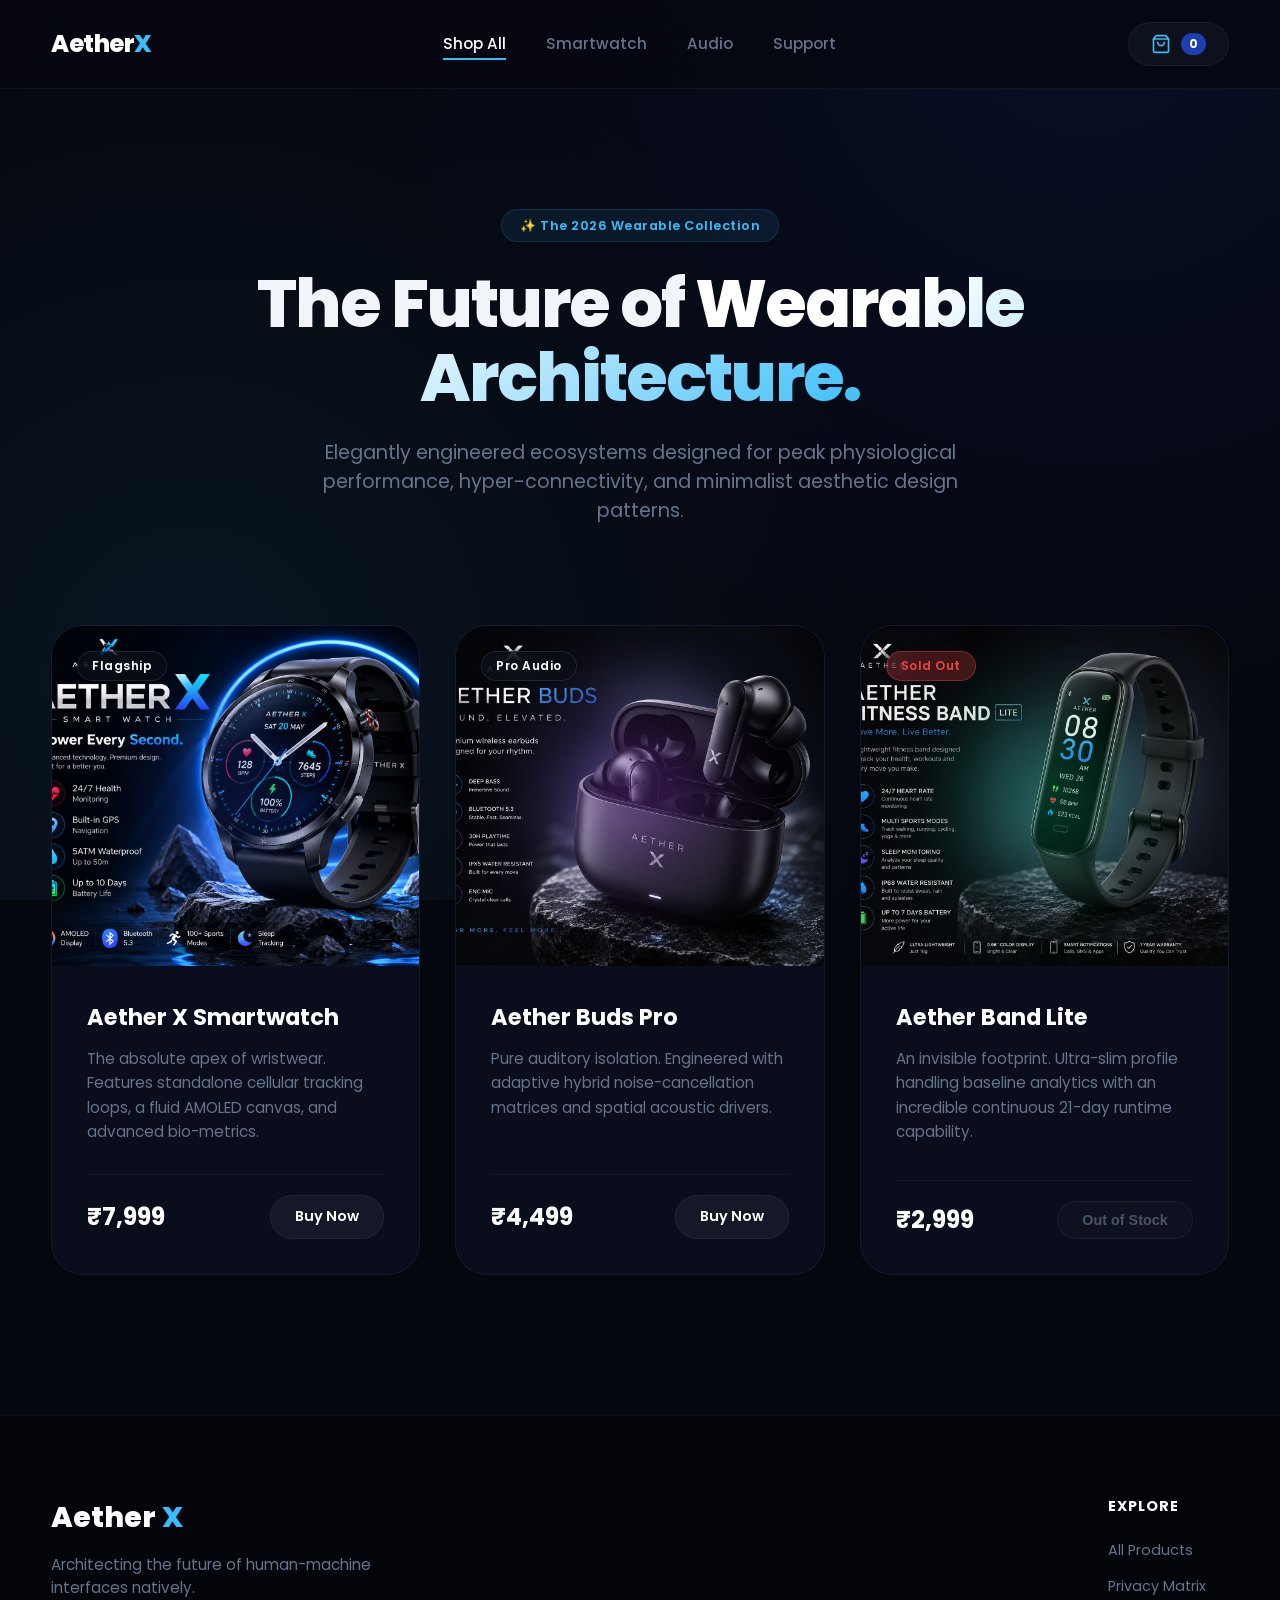
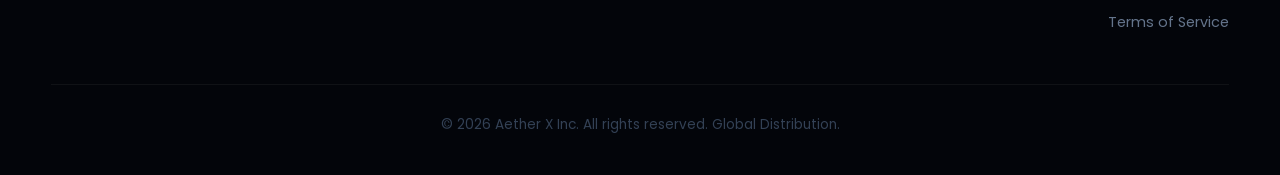
<file: index.html>
<!DOCTYPE html>
<html lang="en">
<head>
    <meta charset="UTF-8">
    <meta name="viewport" content="width=device-width, initial-scale=1.0">
    <meta name="description" content="Discover the Aether Ecosystem. Shop the advanced Aether X Smartwatch, Buds Pro, and ultra-lightweight fitness trackers.">
    <title>Aether Store | Next-Gen Wearable Ecosystem</title>
    <link rel="stylesheet" href="../css/style.css">
    <link href="https://fonts.googleapis.com/css2?family=Poppins:wght@300;400;500;600;700;800&display=swap" rel="stylesheet">
</head>
<body>

    <header class="header">
    <nav class="navbar container" aria-label="Main Navigation">
        <div class="logo"><a href="index.html">Aether<span>X</span></a></div>
        
        <input type="checkbox" id="menu-toggle" class="menu-toggle" aria-hidden="true">
        
        <label for="menu-toggle" class="menu-icon" aria-label="Toggle navigation menu">
            <span class="nav-bar-line"></span>
            <span class="nav-bar-line"></span>
            <span class="nav-bar-line"></span>
        </label>

        <ul class="nav-links">
            <li><a href="index.html"class="active" >Shop All</a></li>
            <li><a href="product-watch.html">Smartwatch</a></li>
            <li><a href="product-buds.html">Audio</a></li>
            <li><a href="contact.html">Support</a></li>
        </ul>
        
        <a href="cart.html" class="nav-cta" aria-label="Shopping Cart">
            <svg class="cart-icon-svg" width="20" height="20" viewBox="0 0 24 24" fill="none" stroke="currentColor" stroke-width="2" stroke-linecap="round" stroke-linejoin="round">
                <path d="M6 2L3 6v14a2 2 0 0 0 2 2h14a2 2 0 0 0 2-2V6l-3-4z"></path>
                <line x1="3" y1="6" x2="21" y2="6"></line>
                <path d="M16 10a4 4 0 0 1-8 0"></path>
            </svg>
            <span class="cart-count">0</span>
        </a>
    </nav>
</header>

    <main id="main-content">
        <section class="store-hero" aria-labelledby="hero-heading">
            <div class="container text-center">
                <span class="tagline">✨ The 2026 Wearable Collection</span>
                <h1 id="hero-heading">The Future of <span class="gradient-text">Wearable Architecture.</span></h1>
                <p>Elegantly engineered ecosystems designed for peak physiological performance, hyper-connectivity, and minimalist aesthetic design patterns.</p>
            </div>
        </section>

        <section class="catalog container" aria-label="Product Catalog">
            <div class="product-grid">
                
                <article class="product-card">
                    <div class="card-img-wrapper">
                        <div class="image-glow watch-glow"></div>
                        <img src="./assets/image.png" alt="Aether X Smartwatch showing fluid watch face UI" loading="eager" onerror="this.style.opacity='0.3';">
                        <span class="badge" role="status">Flagship</span>
                    </div>
                    <div class="card-info">
                        <h3>Aether X Smartwatch</h3>
                        <p>The absolute apex of wristwear. Features standalone cellular tracking loops, a fluid AMOLED canvas, and advanced bio-metrics.</p>
                        <div class="card-footer">
                            <span class="card-price">₹7,999</span>
                            <a href="product-watch.html" class="btn-sm" aria-label="View details for Aether X Smartwatch">Buy Now</a>
                        </div>
                    </div>
                </article>

                <article class="product-card">
                    <div class="card-img-wrapper">
                        <div class="image-glow audio-glow"></div>
                        <img src="./assets/buds.png" alt="Aether Buds Pro with sleek charging case open" loading="lazy" onerror="this.style.opacity='0.3';">
                        <span class="badge" role="status">Pro Audio</span>
                    </div>
                    <div class="card-info">
                        <h3>Aether Buds Pro</h3>
                        <p>Pure auditory isolation. Engineered with adaptive hybrid noise-cancellation matrices and spatial acoustic drivers.</p>
                        <div class="card-footer">
                            <span class="card-price">₹4,499</span>
                            <a href="product-buds.html" class="btn-sm" aria-label="View details for Aether Buds Pro">Buy Now</a>
                        </div>
                    </div>
                </article>

                <article class="product-card">
                    <div class="card-img-wrapper">
                        <div class="image-glow fitness-glow"></div>
                        <img src="./assets/band-hero.png" alt="Aether Band Lite sleek ultra thin tracker" loading="lazy" onerror="this.style.opacity='0.3';">
                        <span class="badge secondary" role="status">Sold Out</span>
                    </div>
                    <div class="card-info">
                        <h3>Aether Band Lite</h3>
                        <p>An invisible footprint. Ultra-slim profile handling baseline analytics with an incredible continuous 21-day runtime capability.</p>
                        <div class="card-footer">
                            <span class="card-price">₹2,999</span>
                            <button class="btn-sm disabled-btn" disabled aria-label="Aether Band Lite is currently out of stock">Out of Stock</button>
                        </div>
                    </div>
                </article>

            </div>
        </section>
    </main>

    <footer class="footer">
        <div class="container footer-inner">
            <div class="footer-brand">
                <h3>Aether <span>X</span></h3>
                <p>Architecting the future of human-machine interfaces natively.</p>
            </div>
            <div class="footer-links">
                <h4>Explore</h4>
                <ul>
                    <li><a href="index.html">All Products</a></li>
                    <li><a href="contact.html">Privacy Matrix</a></li>
                    <li><a href="contact.html">Terms of Service</a></li>
                </ul>
            </div>
        </div>
        <div class="footer-bottom container">
            <p class="copy">© 2026 Aether X Inc. All rights reserved. Global Distribution.</p>
        </div>
    </footer>

</body>
</html>
</file>
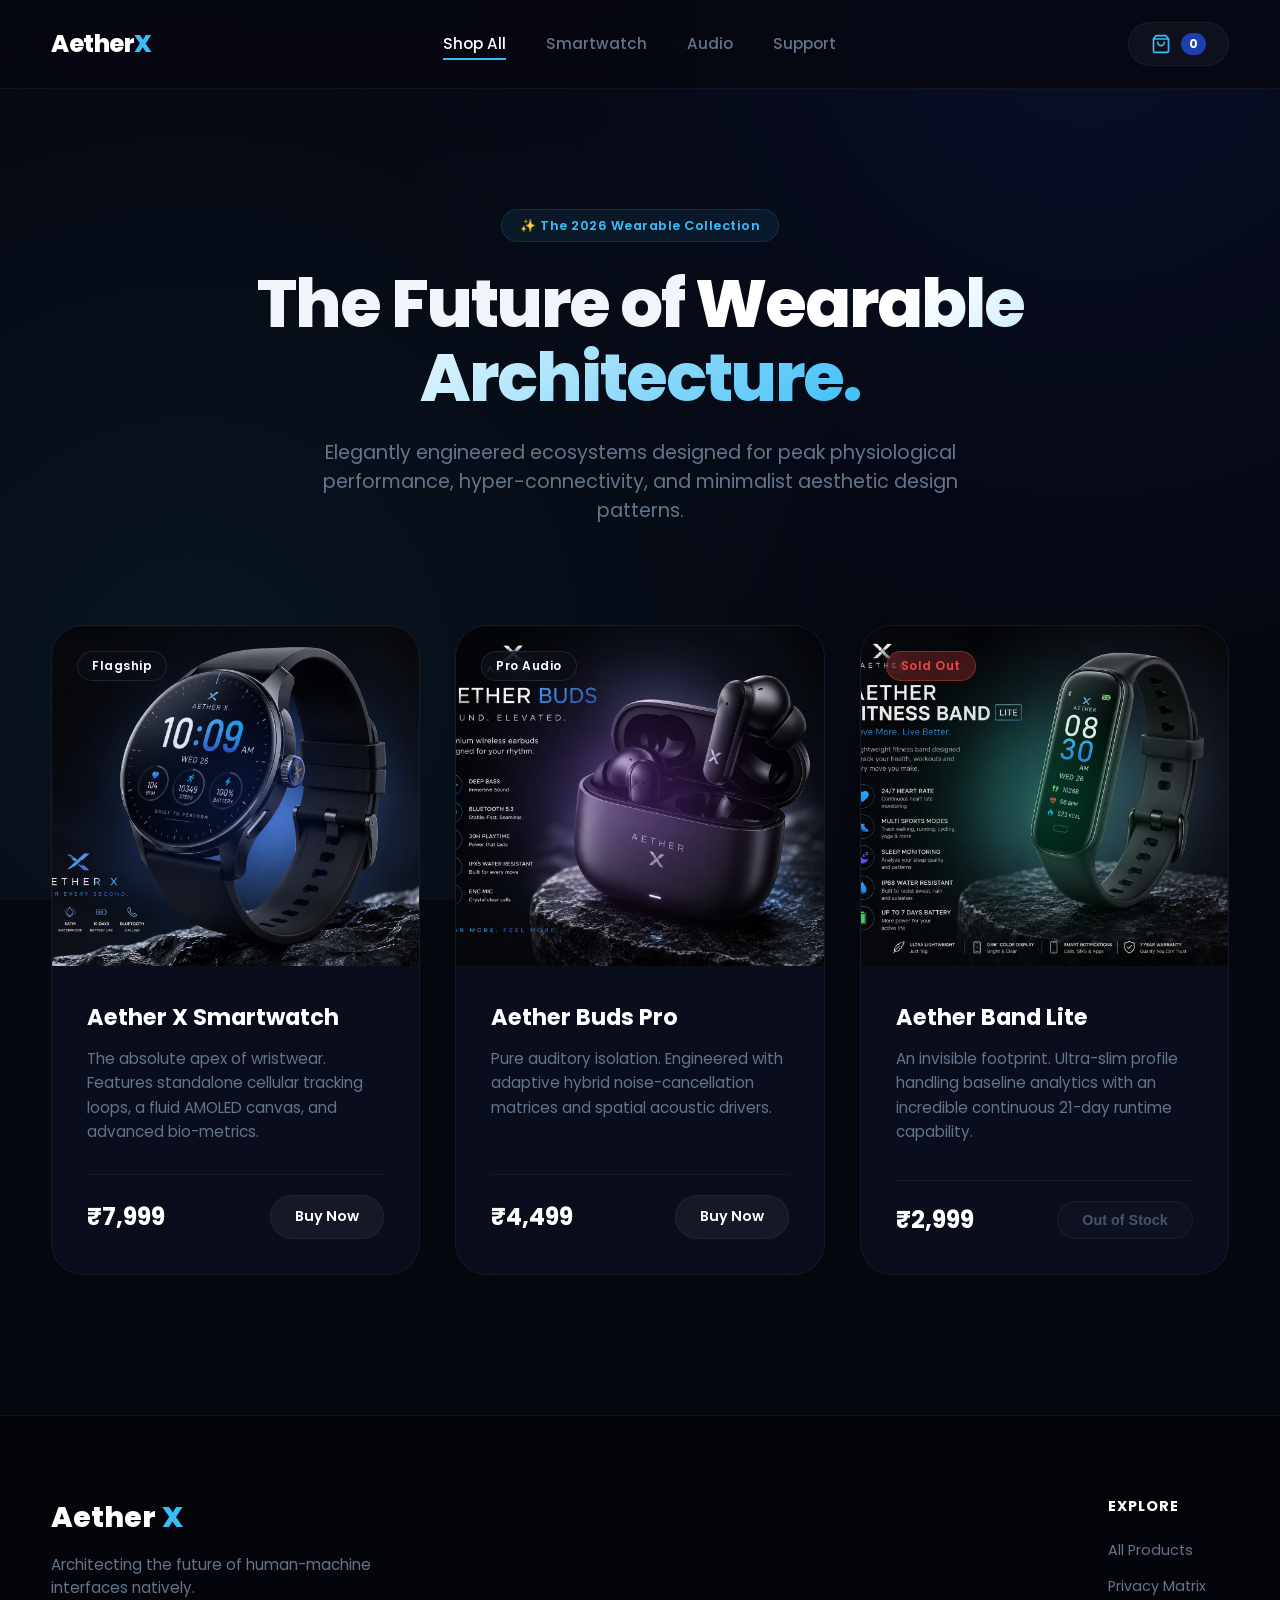
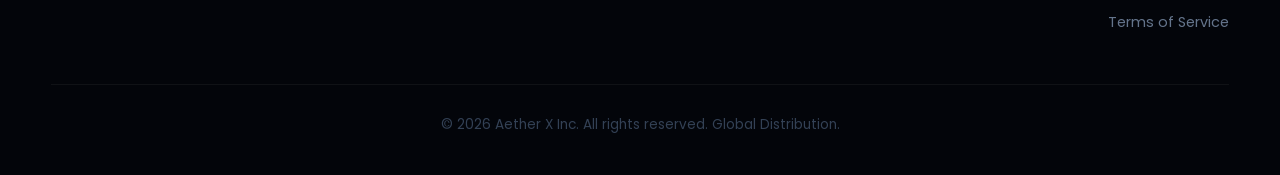
<file: html/index.html>
<!DOCTYPE html>
<html lang="en">
<head>
    <meta charset="UTF-8">
    <meta name="viewport" content="width=device-width, initial-scale=1.0">
    <meta name="description" content="Discover the Aether Ecosystem. Shop the advanced Aether X Smartwatch, Buds Pro, and ultra-lightweight fitness trackers.">
    <title>Aether Store | Next-Gen Wearable Ecosystem</title>
    <link rel="stylesheet" href="../css/style.css">
    <link href="https://fonts.googleapis.com/css2?family=Poppins:wght@300;400;500;600;700;800&display=swap" rel="stylesheet">
</head>
<body>

    <header class="header">
    <nav class="navbar container" aria-label="Main Navigation">
        <div class="logo"><a href="index.html">Aether<span>X</span></a></div>
        
        <input type="checkbox" id="menu-toggle" class="menu-toggle" aria-hidden="true">
        
        <label for="menu-toggle" class="menu-icon" aria-label="Toggle navigation menu">
            <span class="nav-bar-line"></span>
            <span class="nav-bar-line"></span>
            <span class="nav-bar-line"></span>
        </label>

        <ul class="nav-links">
            <li><a href="index.html"class="active" >Shop All</a></li>
            <li><a href="product-watch.html">Smartwatch</a></li>
            <li><a href="product-buds.html">Audio</a></li>
            <li><a href="contact.html">Support</a></li>
        </ul>
        
        <a href="cart.html" class="nav-cta" aria-label="Shopping Cart">
            <svg class="cart-icon-svg" width="20" height="20" viewBox="0 0 24 24" fill="none" stroke="currentColor" stroke-width="2" stroke-linecap="round" stroke-linejoin="round">
                <path d="M6 2L3 6v14a2 2 0 0 0 2 2h14a2 2 0 0 0 2-2V6l-3-4z"></path>
                <line x1="3" y1="6" x2="21" y2="6"></line>
                <path d="M16 10a4 4 0 0 1-8 0"></path>
            </svg>
            <span class="cart-count">0</span>
        </a>
    </nav>
</header>

    <main id="main-content">
        <section class="store-hero" aria-labelledby="hero-heading">
            <div class="container text-center">
                <span class="tagline">✨ The 2026 Wearable Collection</span>
                <h1 id="hero-heading">The Future of <span class="gradient-text">Wearable Architecture.</span></h1>
                <p>Elegantly engineered ecosystems designed for peak physiological performance, hyper-connectivity, and minimalist aesthetic design patterns.</p>
            </div>
        </section>

        <section class="catalog container" aria-label="Product Catalog">
            <div class="product-grid">
                
                <article class="product-card">
                    <div class="card-img-wrapper">
                        <div class="image-glow watch-glow"></div>
                        <img src="../assets/watch.png" alt="Aether X Smartwatch showing fluid watch face UI" loading="eager" onerror="this.style.opacity='0.3';">
                        <span class="badge" role="status">Flagship</span>
                    </div>
                    <div class="card-info">
                        <h3>Aether X Smartwatch</h3>
                        <p>The absolute apex of wristwear. Features standalone cellular tracking loops, a fluid AMOLED canvas, and advanced bio-metrics.</p>
                        <div class="card-footer">
                            <span class="card-price">₹7,999</span>
                            <a href="product-watch.html" class="btn-sm" aria-label="View details for Aether X Smartwatch">Buy Now</a>
                        </div>
                    </div>
                </article>

                <article class="product-card">
                    <div class="card-img-wrapper">
                        <div class="image-glow audio-glow"></div>
                        <img src="../assets/buds.png" alt="Aether Buds Pro with sleek charging case open" loading="lazy" onerror="this.style.opacity='0.3';">
                        <span class="badge" role="status">Pro Audio</span>
                    </div>
                    <div class="card-info">
                        <h3>Aether Buds Pro</h3>
                        <p>Pure auditory isolation. Engineered with adaptive hybrid noise-cancellation matrices and spatial acoustic drivers.</p>
                        <div class="card-footer">
                            <span class="card-price">₹4,499</span>
                            <a href="product-buds.html" class="btn-sm" aria-label="View details for Aether Buds Pro">Buy Now</a>
                        </div>
                    </div>
                </article>

                <article class="product-card">
                    <div class="card-img-wrapper">
                        <div class="image-glow fitness-glow"></div>
                        <img src="../assets/band-hero.png" alt="Aether Band Lite sleek ultra thin tracker" loading="lazy" onerror="this.style.opacity='0.3';">
                        <span class="badge secondary" role="status">Sold Out</span>
                    </div>
                    <div class="card-info">
                        <h3>Aether Band Lite</h3>
                        <p>An invisible footprint. Ultra-slim profile handling baseline analytics with an incredible continuous 21-day runtime capability.</p>
                        <div class="card-footer">
                            <span class="card-price">₹2,999</span>
                            <button class="btn-sm disabled-btn" disabled aria-label="Aether Band Lite is currently out of stock">Out of Stock</button>
                        </div>
                    </div>
                </article>

            </div>
        </section>
    </main>

    <footer class="footer">
        <div class="container footer-inner">
            <div class="footer-brand">
                <h3>Aether <span>X</span></h3>
                <p>Architecting the future of human-machine interfaces natively.</p>
            </div>
            <div class="footer-links">
                <h4>Explore</h4>
                <ul>
                    <li><a href="index.html">All Products</a></li>
                    <li><a href="contact.html">Privacy Matrix</a></li>
                    <li><a href="contact.html">Terms of Service</a></li>
                </ul>
            </div>
        </div>
        <div class="footer-bottom container">
            <p class="copy">© 2026 Aether X Inc. All rights reserved. Global Distribution.</p>
        </div>
    </footer>

</body>
</html>
</file>
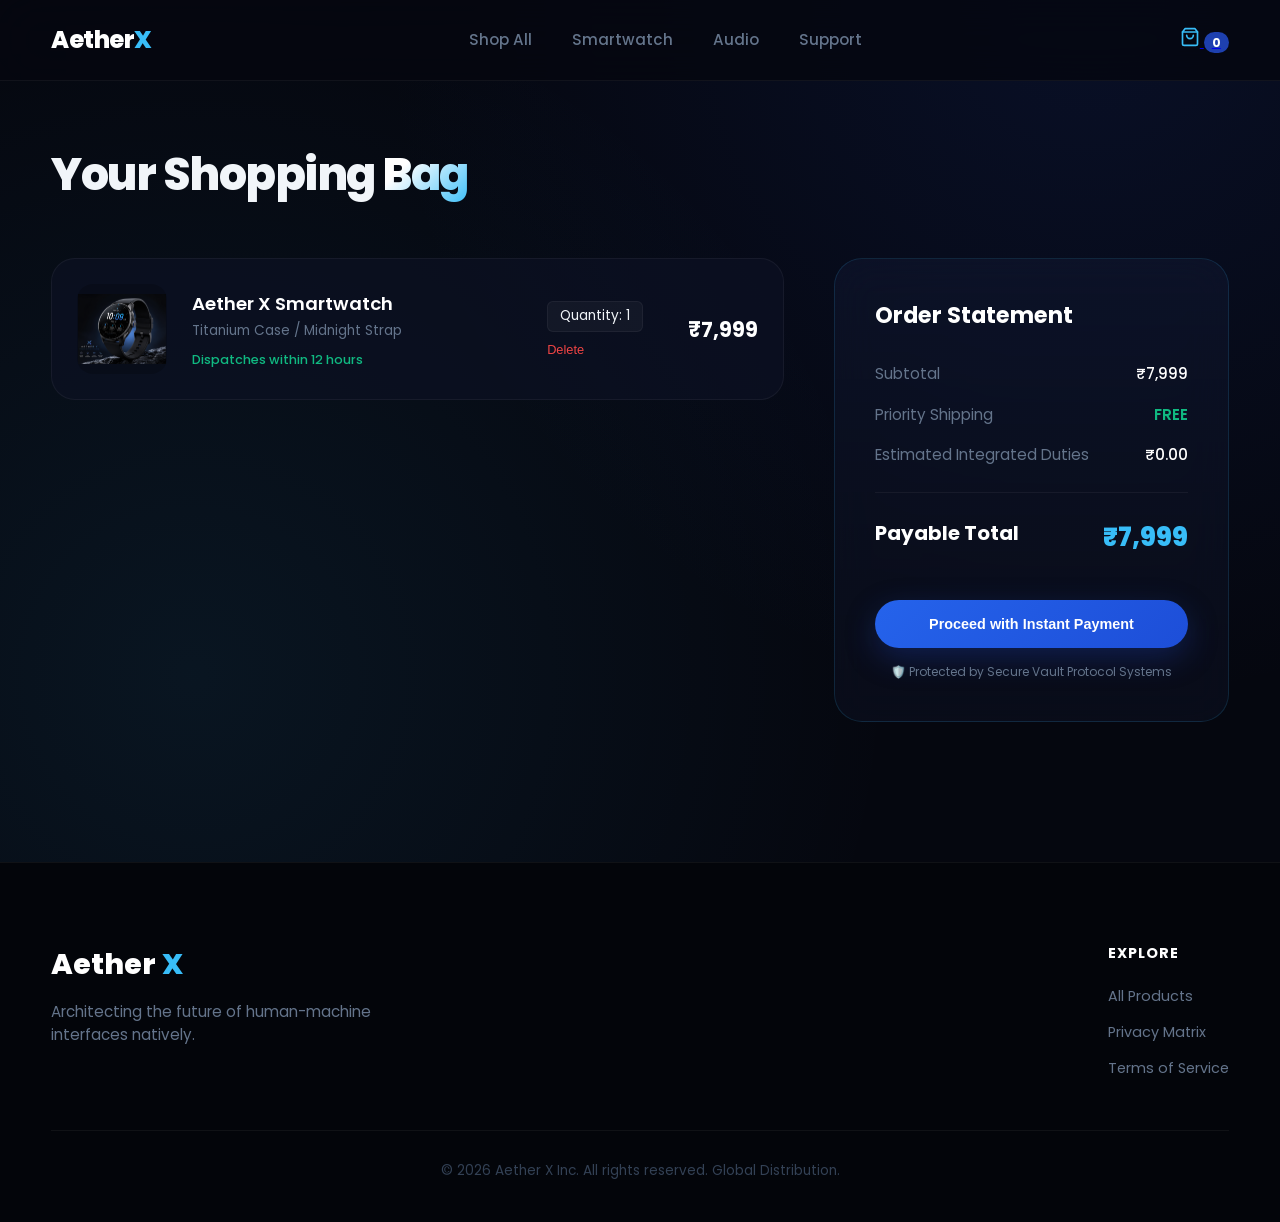
<file: cart.html>
<!DOCTYPE html>
<html lang="en">
<head>
    <meta charset="UTF-8">
    <meta name="viewport" content="width=device-width, initial-scale=1.0">
    <meta name="robots" content="noindex, follow">
    <title>Your Shopping Bag | Secure Checkout Gate</title>
    <link rel="stylesheet" href="../css/style.css">
    <link href="https://fonts.googleapis.com/css2?family=Poppins:wght@300;400;500;600;700;800&display=swap" rel="stylesheet">
</head>
<body>

    <header class="header">
    <nav class="navbar container" aria-label="Main Navigation">
        <div class="logo"><a href="index.html">Aether<span>X</span></a></div>
        
        <input type="checkbox" id="menu-toggle" class="menu-toggle" aria-hidden="true">
        
        <label for="menu-toggle" class="menu-icon" aria-label="Toggle navigation menu">
            <span class="nav-bar-line"></span>
            <span class="nav-bar-line"></span>
            <span class="nav-bar-line"></span>
        </label>

        <ul class="nav-links">
            <li><a href="index.html" >Shop All</a></li>
            <li><a href="product-watch.html">Smartwatch</a></li>
            <li><a href="product-buds.html">Audio</a></li>
            <li><a href="contact.html">Support</a></li>
        </ul>
        
        <a href="cart.html" class="active" class="nav-cta" aria-label="Shopping Cart">
            <svg class="cart-icon-svg"  width="20" height="20" viewBox="0 0 24 24" fill="none" stroke="currentColor" stroke-width="2" stroke-linecap="round" stroke-linejoin="round">
                <path d="M6 2L3 6v14a2 2 0 0 0 2 2h14a2 2 0 0 0 2-2V6l-3-4z"></path>
                <line x1="3" y1="6" x2="21" y2="6"></line>
                <path d="M16 10a4 4 0 0 1-8 0"></path>
            </svg>
            <span class="cart-count">0</span>
        </a>
    </nav>
</header>

    <main id="main-content" class="cart-page-section container">
        <h1>Your Shopping <span class="gradient-text">Bag</span></h1>
        
        <div class="cart-layout-grid">
            
            <section class="cart-items-list" aria-label="Items inside bag">
                <div class="cart-item-row">
                    <div class="cart-item-thumb">
                        <img src="./assets/watch.png" alt="Aether X Product Thumbnail" onerror="this.style.opacity='0.3';">
                    </div>
                    <div class="cart-item-meta">
                        <h3>Aether X Smartwatch</h3>
                        <p class="meta-spec">Titanium Case / Midnight Strap</p>
                        <p class="meta-delivery">Dispatches within 12 hours</p>
                    </div>
                    <div class="cart-item-actions">
                        <div class="quantity-picker" aria-label="Quantity selector">Quantity: 1</div>
                        <button class="remove-btn" aria-label="Remove item from shopping bag">Delete</button>
                    </div>
                    <div class="cart-item-price-col">
                        ₹7,999
                    </div>
                </div>
            </section>

            <section class="cart-summary-card" aria-labelledby="summary-heading">
                <h2 id="summary-heading">Order Statement</h2>
                
                <div class="summary-row">
                    <span>Subtotal</span>
                    <span>₹7,999</span>
                </div>
                <div class="summary-row">
                    <span>Priority Shipping</span>
                    <span class="free-text">FREE</span>
                </div>
                <div class="summary-row">
                    <span>Estimated Integrated Duties</span>
                    <span>₹0.00</span>
                </div>
                
                <div class="summary-total-divider"></div>
                
                <div class="summary-row total-row">
                    <span>Payable Total</span>
                    <span>₹7,999</span>
                </div>

                <button class="btn-primary full-width checkout-btn">Proceed with Instant Payment</button>
                <p class="guarantee-text">🛡️ Protected by Secure Vault Protocol Systems</p>
            </section>

        </div>
    </main>

    <footer class="footer">
        <div class="container footer-inner">
            <div class="footer-brand">
                <h3>Aether <span>X</span></h3>
                <p>Architecting the future of human-machine interfaces natively.</p>
            </div>
            <div class="footer-links">
                <h4>Explore</h4>
                <ul>
                    <li><a href="index.html">All Products</a></li>
                    <li><a href="contact.html">Privacy Matrix</a></li>
                    <li><a href="contact.html">Terms of Service</a></li>
                </ul>
            </div>
        </div>
        <div class="footer-bottom container">
            <p class="copy">© 2026 Aether X Inc. All rights reserved. Global Distribution.</p>
        </div>
    </footer>

</body>
</html>
</file>
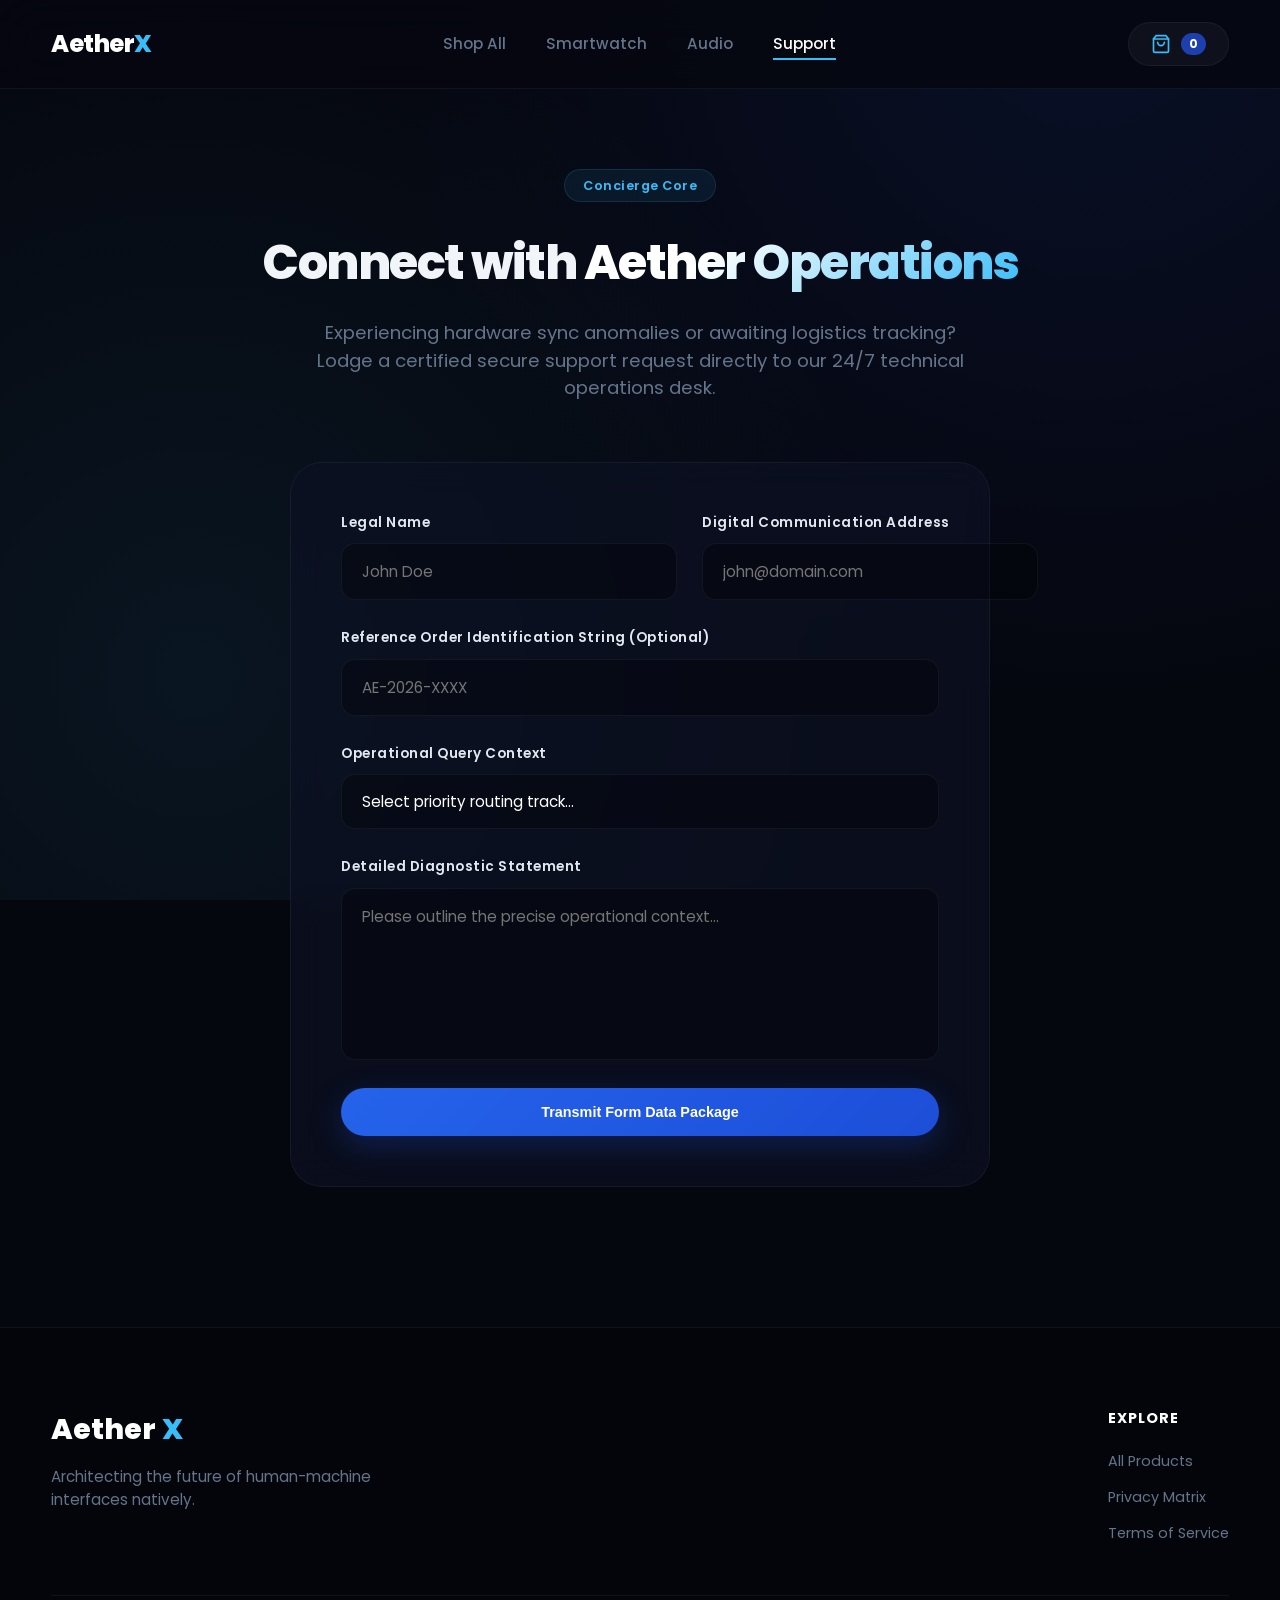
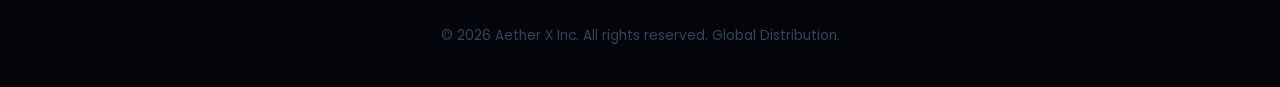
<file: contact.html>
<!DOCTYPE html>
<html lang="en">
<head>
    <meta charset="UTF-8">
    <meta name="viewport" content="width=device-width, initial-scale=1.0">
    <meta name="description" content="Reach the Aether Premium Concierge Support Center. Submit requests for order statuses and device engineering services.">
    <title>Aether Support Matrix | Premium Customer Concierge</title>
    <link rel="stylesheet" href="../css/style.css">
    <link href="https://fonts.googleapis.com/css2?family=Poppins:wght@300;400;500;600;700;800&display=swap" rel="stylesheet">
</head>
<body>

    <header class="header">
    <nav class="navbar container" aria-label="Main Navigation">
        <div class="logo"><a href="index.html">Aether<span>X</span></a></div>
        
        <input type="checkbox" id="menu-toggle" class="menu-toggle" aria-hidden="true">
        
        <label for="menu-toggle" class="menu-icon" aria-label="Toggle navigation menu">
            <span class="nav-bar-line"></span>
            <span class="nav-bar-line"></span>
            <span class="nav-bar-line"></span>
        </label>

        <ul class="nav-links">
            <li><a href="index.html" >Shop All</a></li>
            <li><a href="product-watch.html">Smartwatch</a></li>
            <li><a href="product-buds.html">Audio</a></li>
            <li><a href="contact.html" class="active">Support</a></li>
        </ul>
        
        <a href="cart.html" class="nav-cta" aria-label="Shopping Cart">
            <svg class="cart-icon-svg" xmlns="http://www.w3.org/2000/svg" width="20" height="20" viewBox="0 0 24 24" fill="none" stroke="currentColor" stroke-width="2" stroke-linecap="round" stroke-linejoin="round">
                <path d="M6 2L3 6v14a2 2 0 0 0 2 2h14a2 2 0 0 0 2-2V6l-3-4z"></path>
                <line x1="3" y1="6" x2="21" y2="6"></line>
                <path d="M16 10a4 4 0 0 1-8 0"></path>
            </svg>
            <span class="cart-count">0</span>
        </a>
    </nav>
</header>

    <main id="main-content" class="contact-section container">
        <div class="contact-intro text-center">
            <span class="tagline">Concierge Core</span>
            <h1>Connect with <span class="gradient-text">Aether Operations</span></h1>
            <p>Experiencing hardware sync anomalies or awaiting logistics tracking? Lodge a certified secure support request directly to our 24/7 technical operations desk.</p>
        </div>

        <div class="form-wrapper-box">
            <form action="#" method="POST" class="production-form">
                
                <div class="form-group-row">
                    <div class="form-field">
                        <label for="client-name">Legal Name</label>
                        <input type="text" id="client-name" name="name" placeholder="John Doe" required>
                    </div>
                    <div class="form-field">
                        <label for="client-email">Digital Communication Address</label>
                        <input type="email" id="client-email" name="email" placeholder="john@domain.com" required>
                    </div>
                </div>

                <div class="form-field">
                    <label for="order-id">Reference Order Identification String (Optional)</label>
                    <input type="text" id="order-id" name="order_ref" placeholder="AE-2026-XXXX">
                </div>

                <div class="form-field">
                    <label for="ticket-type">Operational Query Context</label>
                    <select id="ticket-type" name="context" required>
                        <option value="" disabled selected>Select priority routing track...</option>
                        <option value="logistics">Global Shipment Execution status</option>
                        <option value="hardware">Hardware diagnostics setup</option>
                        <option value="returns">Ecosystem trade-in / return query</option>
                    </select>
                </div>

                <div class="form-field">
                    <label for="client-message">Detailed Diagnostic Statement</label>
                    <textarea id="client-message" name="message" rows="6" placeholder="Please outline the precise operational context..." required></textarea>
                </div>

                <button type="submit" class="btn-primary full-width submission-btn">Transmit Form Data Package</button>
            </form>
        </div>
    </main>

    <footer class="footer">
        <div class="container footer-inner">
            <div class="footer-brand">
                <h3>Aether <span>X</span></h3>
                <p>Architecting the future of human-machine interfaces natively.</p>
            </div>
            <div class="footer-links">
                <h4>Explore</h4>
                <ul>
                    <li><a href="index.html">All Products</a></li>
                    <li><a href="contact.html">Privacy Matrix</a></li>
                    <li><a href="contact.html">Terms of Service</a></li>
                </ul>
            </div>
        </div>
        <div class="footer-bottom container">
            <p class="copy">© 2026 Aether X Inc. All rights reserved. Global Distribution.</p>
        </div>
    </footer>

</body>
</html>
</file>
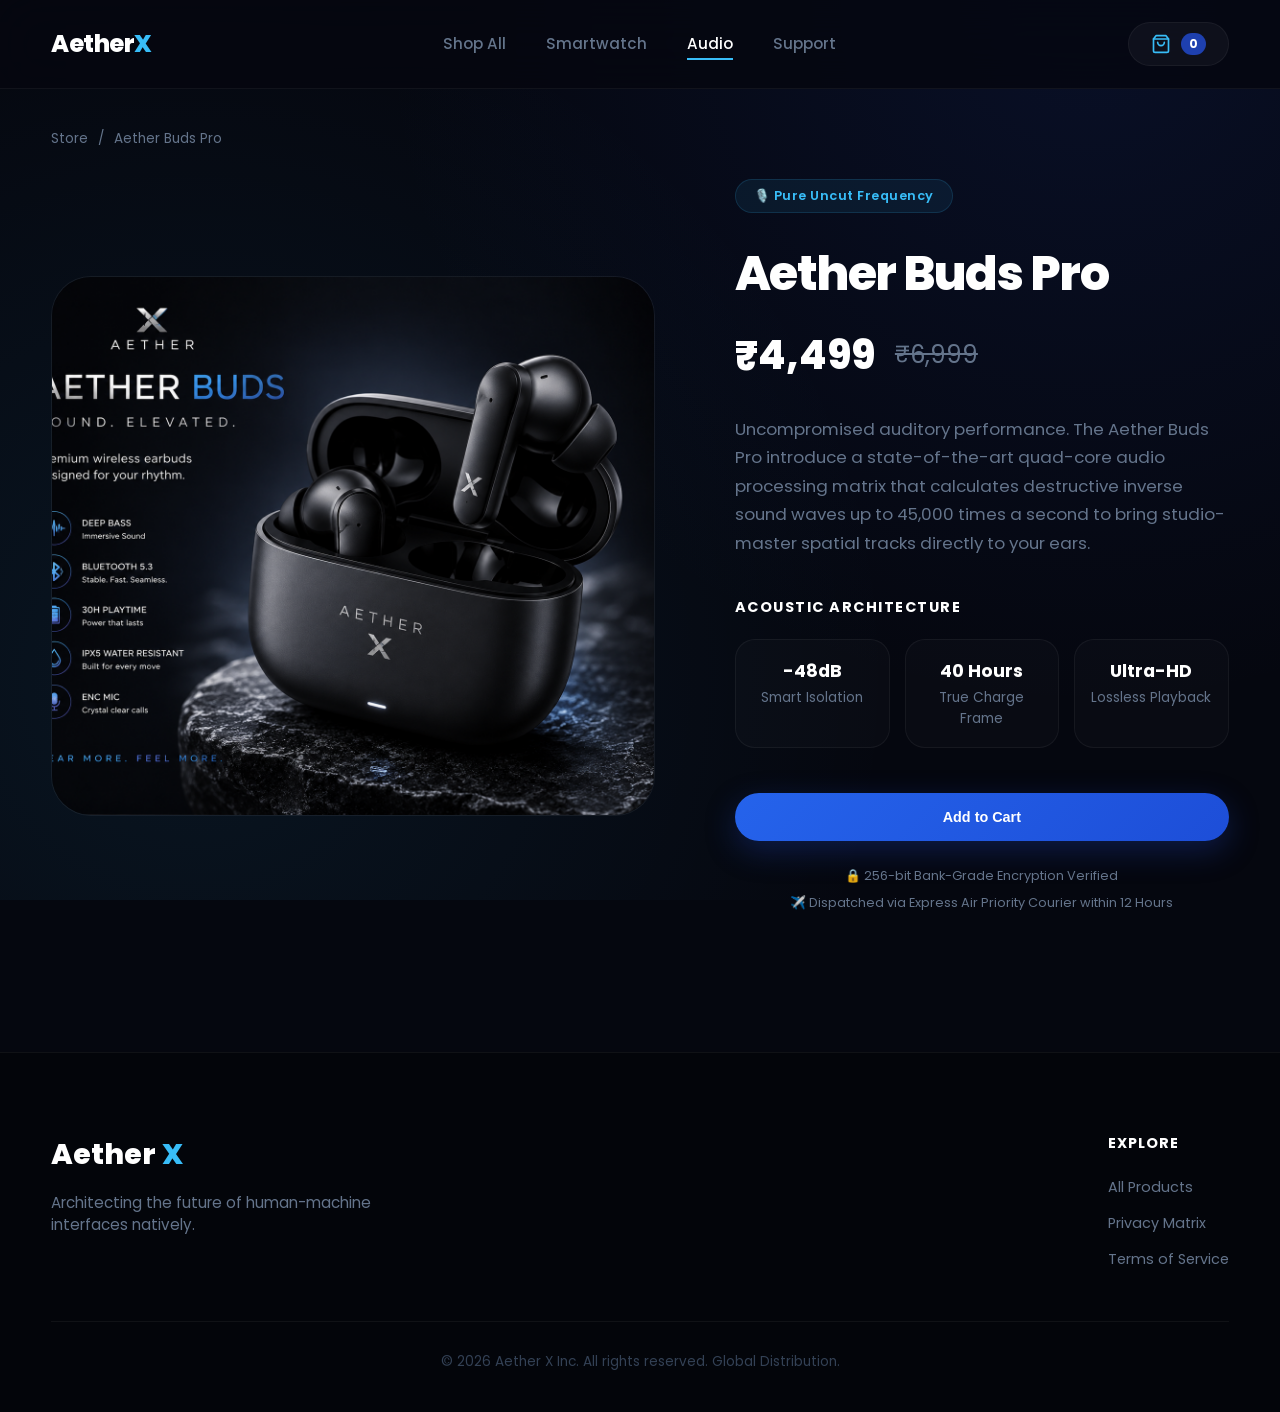
<file: product-buds.html>
<!DOCTYPE html>
<html lang="en">
<head>
    <meta charset="UTF-8">
    <meta name="viewport" content="width=device-width, initial-scale=1.0">
    <meta name="description" content="Configure your Aether Buds Pro. True spatial audio engineering, ultra fast fast charging, and premium design features.">
    <title>Aether Buds Pro | High-Fidelity Configuration</title>
    <link rel="stylesheet" href="../css/style.css">
    <link href="https://fonts.googleapis.com/css2?family=Poppins:wght@300;400;500;600;700;800&display=swap" rel="stylesheet">
</head>
<body>


    <header class="header">
    <nav class="navbar container" aria-label="Main Navigation">
        <div class="logo"><a href="index.html">Aether<span>X</span></a></div>
        
        <input type="checkbox" id="menu-toggle" class="menu-toggle" aria-hidden="true">
        
        <label for="menu-toggle" class="menu-icon" aria-label="Toggle navigation menu">
            <span class="nav-bar-line"></span>
            <span class="nav-bar-line"></span>
            <span class="nav-bar-line"></span>
        </label>

        <ul class="nav-links">
            <li><a href="index.html" >Shop All</a></li>
            <li><a href="product-watch.html">Smartwatch</a></li>
            <li><a href="product-buds.html" class="active">Audio</a></li>
            <li><a href="contact.html">Support</a></li>
        </ul>
        
        <a href="cart.html" class="nav-cta" aria-label="Shopping Cart">
            <svg class="cart-icon-svg" xmlns="http://www.w3.org/2000/svg" width="20" height="20" viewBox="0 0 24 24" fill="none" stroke="currentColor" stroke-width="2" stroke-linecap="round" stroke-linejoin="round">
                <path d="M6 2L3 6v14a2 2 0 0 0 2 2h14a2 2 0 0 0 2-2V6l-3-4z"></path>
                <line x1="3" y1="6" x2="21" y2="6"></line>
                <path d="M16 10a4 4 0 0 1-8 0"></path>
            </svg>
            <span class="cart-count">0</span>
        </a>
    </nav>
</header>

    <nav class="breadcrumbs container" aria-label="Breadcrumb Path">
        <ol>
            <li><a href="index.html">Store</a></li>
            <li>/</li>
            <li><a href="product-buds.html" aria-current="page">Aether Buds Pro</a></li>
        </ol>
    </nav>

    <main id="main-content" class="detail-section container">
        <div class="detail-grid">
            
            <section class="detail-gallery" aria-label="Product Media">
                <div class="main-display-box">
                    <div class="image-glow audio-glow-lg"></div>
                    <img src="./assets/buds.png" alt="Enlarged high definition shot of Aether Buds Pro acoustic shell architecture" onerror="this.style.opacity='0.3';">
                </div>
            </section>

            <section class="detail-content" aria-labelledby="product-title">
                <span class="tagline">🎙️ Pure Uncut Frequency</span>
                <h1 id="product-title">Aether Buds Pro</h1>
                <div class="detail-price" aria-label="Price: 4,499 Rupees">
                    ₹4,499 <span class="old-price" aria-hidden="true">₹6,999</span>
                </div>
                
                <p class="product-desc">
                    Uncompromised auditory performance. The Aether Buds Pro introduce a state-of-the-art quad-core audio processing matrix that calculates destructive inverse sound waves up to 45,000 times a second to bring studio-master spatial tracks directly to your ears.
                </p>

                <h2 class="sub-heading-specs">Acoustic Architecture</h2>
                <div class="spec-highlights">
                    <div class="highlight-item"><strong>-48dB</strong> Smart Isolation</div>
                    <div class="highlight-item"><strong>40 Hours</strong> True Charge Frame</div>
                    <div class="highlight-item"><strong>Ultra-HD</strong> Lossless Playback</div>
                </div>

                <div class="purchase-zone">
                    <form action="cart.html" method="GET">
                        <input type="hidden" name="item" value="buds">
                        <button type="submit" class="btn-primary full-width">Add to Cart</button>
                    </form>
                    <div class="security-badges">
                        <p>🔒 256-bit Bank-Grade Encryption Verified</p>
                        <p>✈️ Dispatched via Express Air Priority Courier within 12 Hours</p>
                    </div>
                </div>
            </section>

        </div>
    </main>

    <footer class="footer">
        <div class="container footer-inner">
            <div class="footer-brand">
                <h3>Aether <span>X</span></h3>
                <p>Architecting the future of human-machine interfaces natively.</p>
            </div>
            <div class="footer-links">
                <h4>Explore</h4>
                <ul>
                    <li><a href="index.html">All Products</a></li>
                    <li><a href="contact.html">Privacy Matrix</a></li>
                    <li><a href="contact.html">Terms of Service</a></li>
                </ul>
            </div>
        </div>
        <div class="footer-bottom container">
            <p class="copy">© 2026 Aether X Inc. All rights reserved. Global Distribution.</p>
        </div>
    </footer>

</body>
</html>
</file>
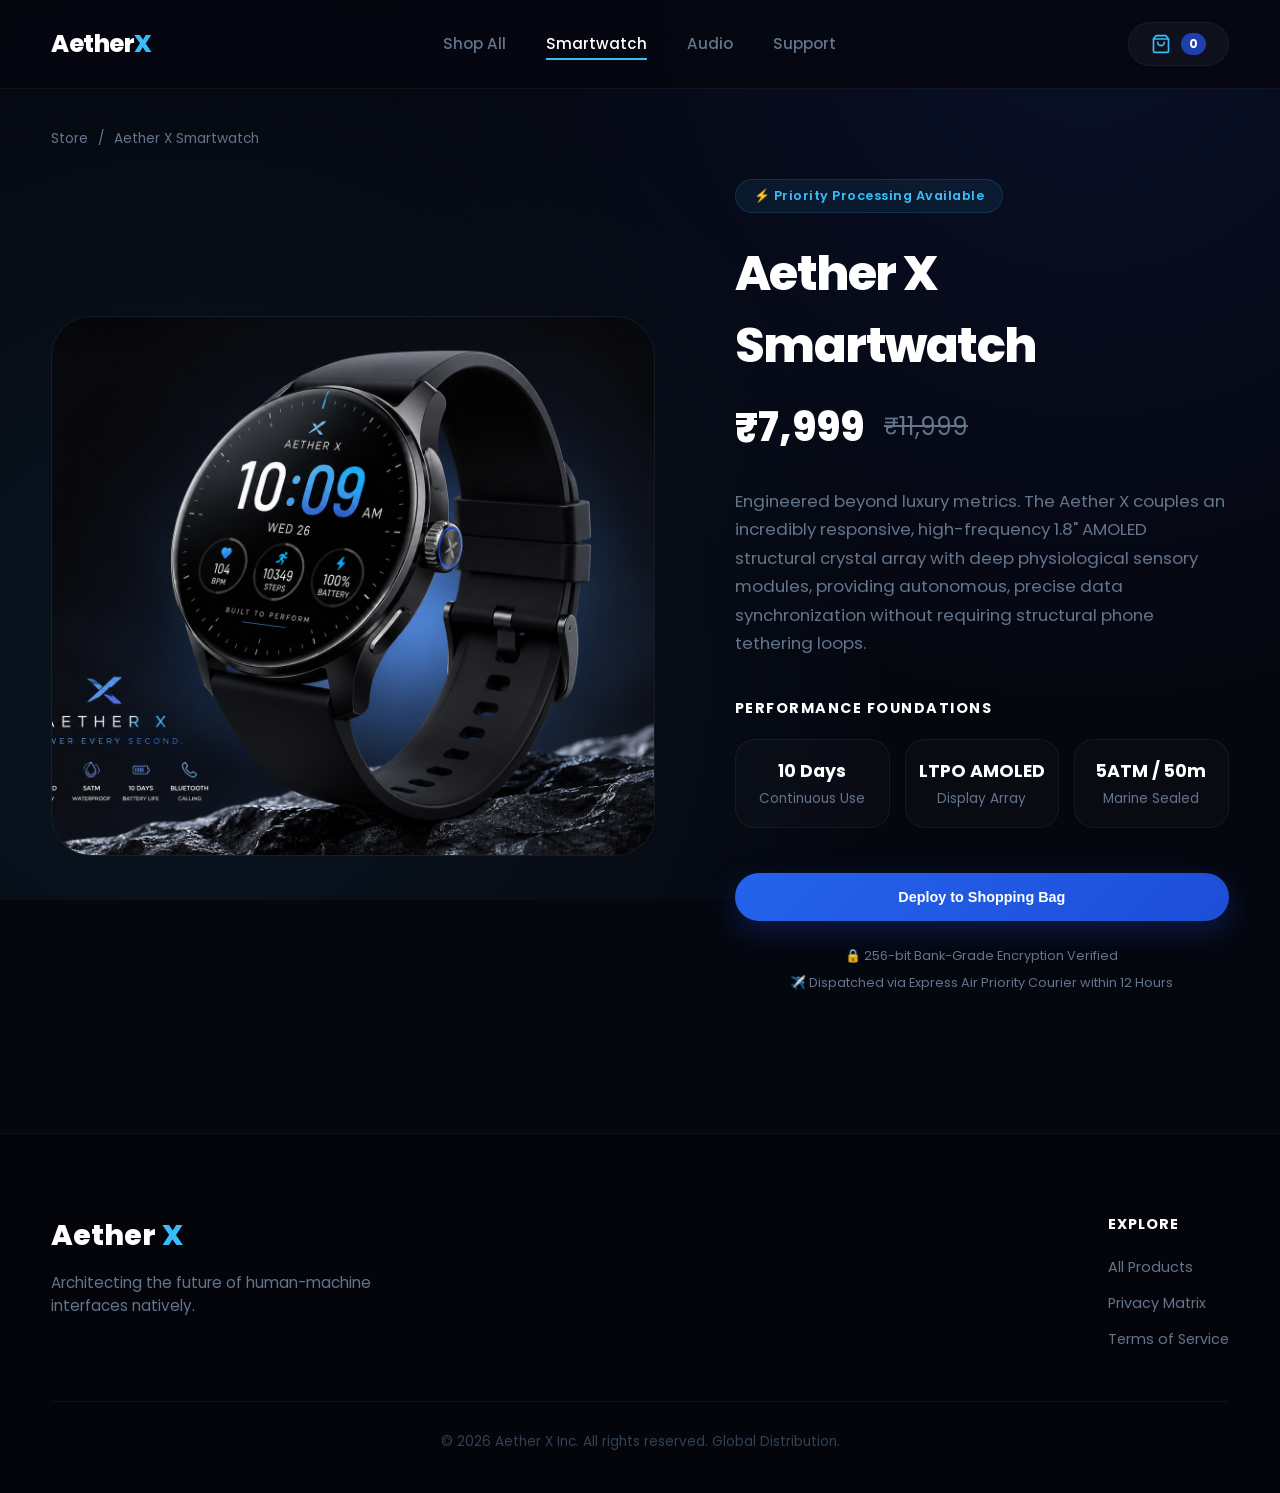
<file: product-watch.html>
<!DOCTYPE html>
<html lang="en">
<head>
    <meta charset="UTF-8">
    <meta name="viewport" content="width=device-width, initial-scale=1.0">
    <meta name="description" content="Buy the Aether X Smartwatch. 1.8 inch AMOLED Screen, 10 Days real-world battery life, 50m water resistance.">
    <title>Aether X Smartwatch | Detailed Configuration</title>
    <link rel="stylesheet" href="../css/style.css">
    <link href="https://fonts.googleapis.com/css2?family=Poppins:wght@300;400;500;600;700;800&display=swap" rel="stylesheet">
</head>
<body>


    <header class="header">
    <nav class="navbar container" aria-label="Main Navigation">
        <div class="logo"><a href="index.html">Aether<span>X</span></a></div>
        
        <input type="checkbox" id="menu-toggle" class="menu-toggle" aria-hidden="true">
        
        <label for="menu-toggle" class="menu-icon" aria-label="Toggle navigation menu">
            <span class="nav-bar-line"></span>
            <span class="nav-bar-line"></span>
            <span class="nav-bar-line"></span>
        </label>

        <ul class="nav-links">
            <li><a href="index.html" >Shop All</a></li>
            <li><a href="product-watch.html" class="active">Smartwatch</a></li>
            <li><a href="product-buds.html">Audio</a></li>
            <li><a href="contact.html">Support</a></li>
        </ul>
        
        <a href="cart.html" class="nav-cta" aria-label="Shopping Cart">
            <svg class="cart-icon-svg" xmlns="http://www.w3.org/2000/svg" width="20" height="20" viewBox="0 0 24 24" fill="none" stroke="currentColor" stroke-width="2" stroke-linecap="round" stroke-linejoin="round">
                <path d="M6 2L3 6v14a2 2 0 0 0 2 2h14a2 2 0 0 0 2-2V6l-3-4z"></path>
                <line x1="3" y1="6" x2="21" y2="6"></line>
                <path d="M16 10a4 4 0 0 1-8 0"></path>
            </svg>
            <span class="cart-count">0</span>
        </a>
    </nav>
</header>

    <nav class="breadcrumbs container" aria-label="Breadcrumb Path">
        <ol>
            <li><a href="index.html">Store</a></li>
            <li>/</li>
            <li><a href="product-watch.html" aria-current="page">Aether X Smartwatch</a></li>
        </ol>
    </nav>

    <main id="main-content" class="detail-section container">
        <div class="detail-grid">
            
            <section class="detail-gallery" aria-label="Product Media">
                <div class="main-display-box">
                    <div class="image-glow watch-glow-lg"></div>
                    <img src="./assets/watch.png" alt="Enlarged isometric presentation view of Aether X Smartwatch" onerror="this.style.opacity='0.3';" >
                </div>
            </section>

            <section class="detail-content" aria-labelledby="product-title">
                <span class="tagline">⚡ Priority Processing Available</span>
                <h1 id="product-title">Aether X Smartwatch</h1>
                <div class="detail-price" aria-label="Price: 7,999 Rupees">
                    ₹7,999 <span class="old-price" aria-hidden="true">₹11,999</span>
                </div>
                
                <p class="product-desc">
                    Engineered beyond luxury metrics. The Aether X couples an incredibly responsive, high-frequency 1.8" AMOLED structural crystal array with deep physiological sensory modules, providing autonomous, precise data synchronization without requiring structural phone tethering loops.
                </p>

                <h2 class="sub-heading-specs">Performance Foundations</h2>
                <div class="spec-highlights">
                    <div class="highlight-item"><strong>10 Days</strong> Continuous Use</div>
                    <div class="highlight-item"><strong>LTPO AMOLED</strong> Display Array</div>
                    <div class="highlight-item"><strong>5ATM / 50m</strong> Marine Sealed</div>
                </div>

                <div class="purchase-zone">
                    <form action="cart.html" method="GET">
                        <input type="hidden" name="item" value="watch">
                        <button type="submit" class="btn-primary full-width">Deploy to Shopping Bag</button>
                    </form>
                    <div class="security-badges">
                        <p>🔒 256-bit Bank-Grade Encryption Verified</p>
                        <p>✈️ Dispatched via Express Air Priority Courier within 12 Hours</p>
                    </div>
                </div>
            </section>

        </div>
    </main>

    <footer class="footer">
        <div class="container footer-inner">
            <div class="footer-brand">
                <h3>Aether <span>X</span></h3>
                <p>Architecting the future of human-machine interfaces natively.</p>
            </div>
            <div class="footer-links">
                <h4>Explore</h4>
                <ul>
                    <li><a href="index.html">All Products</a></li>
                    <li><a href="contact.html">Privacy Matrix</a></li>
                    <li><a href="contact.html">Terms of Service</a></li>
                </ul>
            </div>
        </div>
        <div class="footer-bottom container">
            <p class="copy">© 2026 Aether X Inc. All rights reserved. Global Distribution.</p>
        </div>
    </footer>

</body>
</html>
</file>
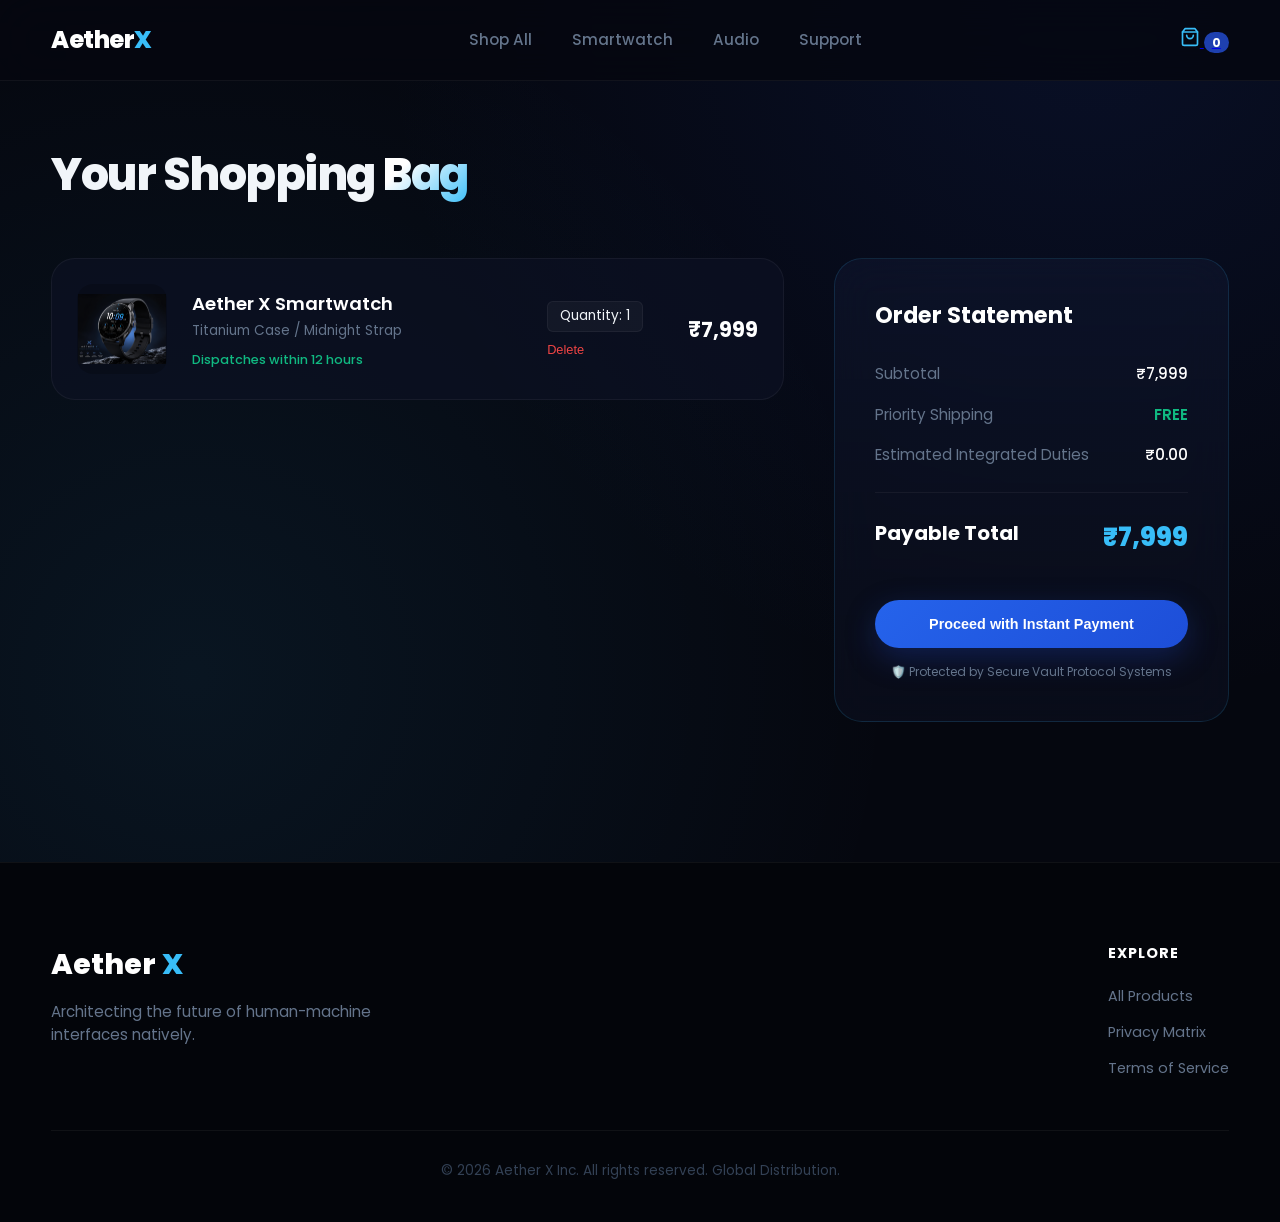
<file: html/cart.html>
<!DOCTYPE html>
<html lang="en">
<head>
    <meta charset="UTF-8">
    <meta name="viewport" content="width=device-width, initial-scale=1.0">
    <meta name="robots" content="noindex, follow">
    <title>Your Shopping Bag | Secure Checkout Gate</title>
    <link rel="stylesheet" href="../css/style.css">
    <link href="https://fonts.googleapis.com/css2?family=Poppins:wght@300;400;500;600;700;800&display=swap" rel="stylesheet">
</head>
<body>

    <header class="header">
    <nav class="navbar container" aria-label="Main Navigation">
        <div class="logo"><a href="index.html">Aether<span>X</span></a></div>
        
        <input type="checkbox" id="menu-toggle" class="menu-toggle" aria-hidden="true">
        
        <label for="menu-toggle" class="menu-icon" aria-label="Toggle navigation menu">
            <span class="nav-bar-line"></span>
            <span class="nav-bar-line"></span>
            <span class="nav-bar-line"></span>
        </label>

        <ul class="nav-links">
            <li><a href="index.html" >Shop All</a></li>
            <li><a href="product-watch.html">Smartwatch</a></li>
            <li><a href="product-buds.html">Audio</a></li>
            <li><a href="contact.html">Support</a></li>
        </ul>
        
        <a href="cart.html" class="active" class="nav-cta" aria-label="Shopping Cart">
            <svg class="cart-icon-svg"  width="20" height="20" viewBox="0 0 24 24" fill="none" stroke="currentColor" stroke-width="2" stroke-linecap="round" stroke-linejoin="round">
                <path d="M6 2L3 6v14a2 2 0 0 0 2 2h14a2 2 0 0 0 2-2V6l-3-4z"></path>
                <line x1="3" y1="6" x2="21" y2="6"></line>
                <path d="M16 10a4 4 0 0 1-8 0"></path>
            </svg>
            <span class="cart-count">0</span>
        </a>
    </nav>
</header>

    <main id="main-content" class="cart-page-section container">
        <h1>Your Shopping <span class="gradient-text">Bag</span></h1>
        
        <div class="cart-layout-grid">
            
            <section class="cart-items-list" aria-label="Items inside bag">
                <div class="cart-item-row">
                    <div class="cart-item-thumb">
                        <img src="../assets/watch.png" alt="Aether X Product Thumbnail" onerror="this.style.opacity='0.3';">
                    </div>
                    <div class="cart-item-meta">
                        <h3>Aether X Smartwatch</h3>
                        <p class="meta-spec">Titanium Case / Midnight Strap</p>
                        <p class="meta-delivery">Dispatches within 12 hours</p>
                    </div>
                    <div class="cart-item-actions">
                        <div class="quantity-picker" aria-label="Quantity selector">Quantity: 1</div>
                        <button class="remove-btn" aria-label="Remove item from shopping bag">Delete</button>
                    </div>
                    <div class="cart-item-price-col">
                        ₹7,999
                    </div>
                </div>
            </section>

            <section class="cart-summary-card" aria-labelledby="summary-heading">
                <h2 id="summary-heading">Order Statement</h2>
                
                <div class="summary-row">
                    <span>Subtotal</span>
                    <span>₹7,999</span>
                </div>
                <div class="summary-row">
                    <span>Priority Shipping</span>
                    <span class="free-text">FREE</span>
                </div>
                <div class="summary-row">
                    <span>Estimated Integrated Duties</span>
                    <span>₹0.00</span>
                </div>
                
                <div class="summary-total-divider"></div>
                
                <div class="summary-row total-row">
                    <span>Payable Total</span>
                    <span>₹7,999</span>
                </div>

                <button class="btn-primary full-width checkout-btn">Proceed with Instant Payment</button>
                <p class="guarantee-text">🛡️ Protected by Secure Vault Protocol Systems</p>
            </section>

        </div>
    </main>

    <footer class="footer">
        <div class="container footer-inner">
            <div class="footer-brand">
                <h3>Aether <span>X</span></h3>
                <p>Architecting the future of human-machine interfaces natively.</p>
            </div>
            <div class="footer-links">
                <h4>Explore</h4>
                <ul>
                    <li><a href="index.html">All Products</a></li>
                    <li><a href="contact.html">Privacy Matrix</a></li>
                    <li><a href="contact.html">Terms of Service</a></li>
                </ul>
            </div>
        </div>
        <div class="footer-bottom container">
            <p class="copy">© 2026 Aether X Inc. All rights reserved. Global Distribution.</p>
        </div>
    </footer>

</body>
</html>
</file>
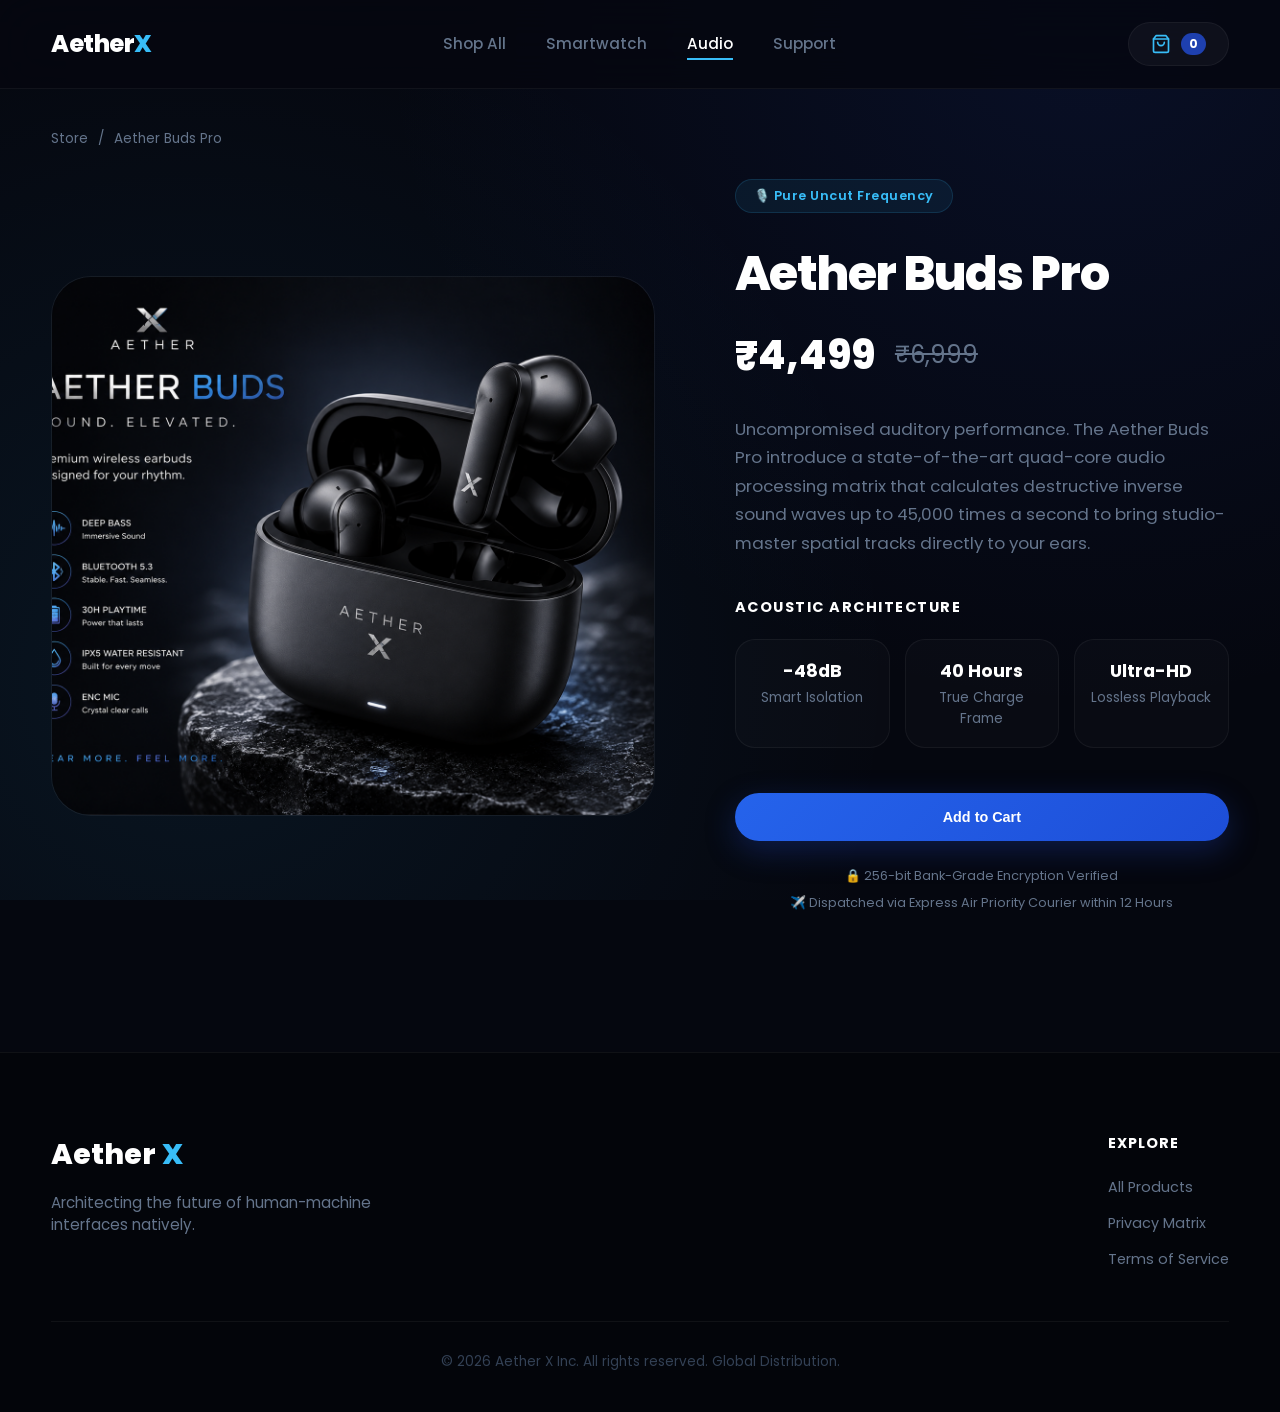
<file: html/product-buds.html>
<!DOCTYPE html>
<html lang="en">
<head>
    <meta charset="UTF-8">
    <meta name="viewport" content="width=device-width, initial-scale=1.0">
    <meta name="description" content="Configure your Aether Buds Pro. True spatial audio engineering, ultra fast fast charging, and premium design features.">
    <title>Aether Buds Pro | High-Fidelity Configuration</title>
    <link rel="stylesheet" href="../css/style.css">
    <link href="https://fonts.googleapis.com/css2?family=Poppins:wght@300;400;500;600;700;800&display=swap" rel="stylesheet">
</head>
<body>


    <header class="header">
    <nav class="navbar container" aria-label="Main Navigation">
        <div class="logo"><a href="index.html">Aether<span>X</span></a></div>
        
        <input type="checkbox" id="menu-toggle" class="menu-toggle" aria-hidden="true">
        
        <label for="menu-toggle" class="menu-icon" aria-label="Toggle navigation menu">
            <span class="nav-bar-line"></span>
            <span class="nav-bar-line"></span>
            <span class="nav-bar-line"></span>
        </label>

        <ul class="nav-links">
            <li><a href="index.html" >Shop All</a></li>
            <li><a href="product-watch.html">Smartwatch</a></li>
            <li><a href="product-buds.html" class="active">Audio</a></li>
            <li><a href="contact.html">Support</a></li>
        </ul>
        
        <a href="cart.html" class="nav-cta" aria-label="Shopping Cart">
            <svg class="cart-icon-svg" xmlns="http://www.w3.org/2000/svg" width="20" height="20" viewBox="0 0 24 24" fill="none" stroke="currentColor" stroke-width="2" stroke-linecap="round" stroke-linejoin="round">
                <path d="M6 2L3 6v14a2 2 0 0 0 2 2h14a2 2 0 0 0 2-2V6l-3-4z"></path>
                <line x1="3" y1="6" x2="21" y2="6"></line>
                <path d="M16 10a4 4 0 0 1-8 0"></path>
            </svg>
            <span class="cart-count">0</span>
        </a>
    </nav>
</header>

    <nav class="breadcrumbs container" aria-label="Breadcrumb Path">
        <ol>
            <li><a href="index.html">Store</a></li>
            <li>/</li>
            <li><a href="product-buds.html" aria-current="page">Aether Buds Pro</a></li>
        </ol>
    </nav>

    <main id="main-content" class="detail-section container">
        <div class="detail-grid">
            
            <section class="detail-gallery" aria-label="Product Media">
                <div class="main-display-box">
                    <div class="image-glow audio-glow-lg"></div>
                    <img src="../assets/buds.png" alt="Enlarged high definition shot of Aether Buds Pro acoustic shell architecture" onerror="this.style.opacity='0.3';">
                </div>
            </section>

            <section class="detail-content" aria-labelledby="product-title">
                <span class="tagline">🎙️ Pure Uncut Frequency</span>
                <h1 id="product-title">Aether Buds Pro</h1>
                <div class="detail-price" aria-label="Price: 4,499 Rupees">
                    ₹4,499 <span class="old-price" aria-hidden="true">₹6,999</span>
                </div>
                
                <p class="product-desc">
                    Uncompromised auditory performance. The Aether Buds Pro introduce a state-of-the-art quad-core audio processing matrix that calculates destructive inverse sound waves up to 45,000 times a second to bring studio-master spatial tracks directly to your ears.
                </p>

                <h2 class="sub-heading-specs">Acoustic Architecture</h2>
                <div class="spec-highlights">
                    <div class="highlight-item"><strong>-48dB</strong> Smart Isolation</div>
                    <div class="highlight-item"><strong>40 Hours</strong> True Charge Frame</div>
                    <div class="highlight-item"><strong>Ultra-HD</strong> Lossless Playback</div>
                </div>

                <div class="purchase-zone">
                    <form action="cart.html" method="GET">
                        <input type="hidden" name="item" value="buds">
                        <button type="submit" class="btn-primary full-width">Add to Cart</button>
                    </form>
                    <div class="security-badges">
                        <p>🔒 256-bit Bank-Grade Encryption Verified</p>
                        <p>✈️ Dispatched via Express Air Priority Courier within 12 Hours</p>
                    </div>
                </div>
            </section>

        </div>
    </main>

    <footer class="footer">
        <div class="container footer-inner">
            <div class="footer-brand">
                <h3>Aether <span>X</span></h3>
                <p>Architecting the future of human-machine interfaces natively.</p>
            </div>
            <div class="footer-links">
                <h4>Explore</h4>
                <ul>
                    <li><a href="index.html">All Products</a></li>
                    <li><a href="contact.html">Privacy Matrix</a></li>
                    <li><a href="contact.html">Terms of Service</a></li>
                </ul>
            </div>
        </div>
        <div class="footer-bottom container">
            <p class="copy">© 2026 Aether X Inc. All rights reserved. Global Distribution.</p>
        </div>
    </footer>

</body>
</html>
</file>
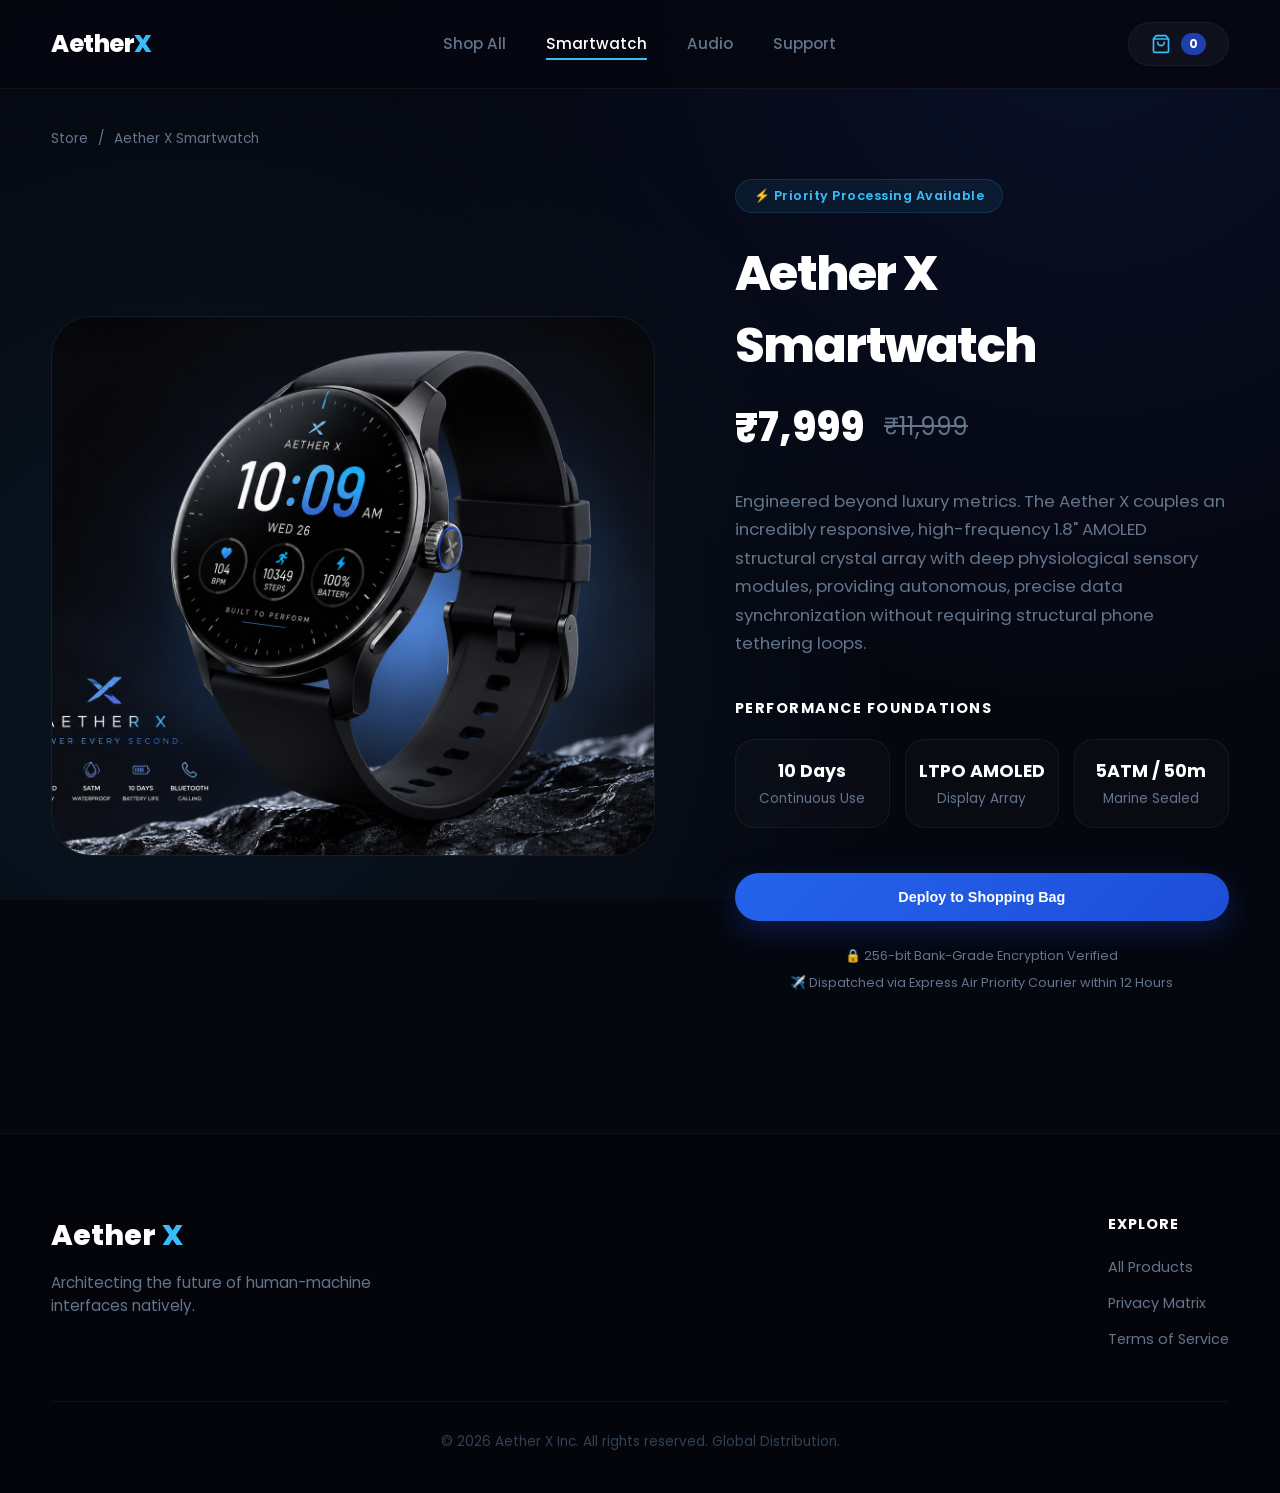
<file: html/product-watch.html>
<!DOCTYPE html>
<html lang="en">
<head>
    <meta charset="UTF-8">
    <meta name="viewport" content="width=device-width, initial-scale=1.0">
    <meta name="description" content="Buy the Aether X Smartwatch. 1.8 inch AMOLED Screen, 10 Days real-world battery life, 50m water resistance.">
    <title>Aether X Smartwatch | Detailed Configuration</title>
    <link rel="stylesheet" href="../css/style.css">
    <link href="https://fonts.googleapis.com/css2?family=Poppins:wght@300;400;500;600;700;800&display=swap" rel="stylesheet">
</head>
<body>


    <header class="header">
    <nav class="navbar container" aria-label="Main Navigation">
        <div class="logo"><a href="index.html">Aether<span>X</span></a></div>
        
        <input type="checkbox" id="menu-toggle" class="menu-toggle" aria-hidden="true">
        
        <label for="menu-toggle" class="menu-icon" aria-label="Toggle navigation menu">
            <span class="nav-bar-line"></span>
            <span class="nav-bar-line"></span>
            <span class="nav-bar-line"></span>
        </label>

        <ul class="nav-links">
            <li><a href="index.html" >Shop All</a></li>
            <li><a href="product-watch.html" class="active">Smartwatch</a></li>
            <li><a href="product-buds.html">Audio</a></li>
            <li><a href="contact.html">Support</a></li>
        </ul>
        
        <a href="cart.html" class="nav-cta" aria-label="Shopping Cart">
            <svg class="cart-icon-svg" xmlns="http://www.w3.org/2000/svg" width="20" height="20" viewBox="0 0 24 24" fill="none" stroke="currentColor" stroke-width="2" stroke-linecap="round" stroke-linejoin="round">
                <path d="M6 2L3 6v14a2 2 0 0 0 2 2h14a2 2 0 0 0 2-2V6l-3-4z"></path>
                <line x1="3" y1="6" x2="21" y2="6"></line>
                <path d="M16 10a4 4 0 0 1-8 0"></path>
            </svg>
            <span class="cart-count">0</span>
        </a>
    </nav>
</header>

    <nav class="breadcrumbs container" aria-label="Breadcrumb Path">
        <ol>
            <li><a href="index.html">Store</a></li>
            <li>/</li>
            <li><a href="product-watch.html" aria-current="page">Aether X Smartwatch</a></li>
        </ol>
    </nav>

    <main id="main-content" class="detail-section container">
        <div class="detail-grid">
            
            <section class="detail-gallery" aria-label="Product Media">
                <div class="main-display-box">
                    <div class="image-glow watch-glow-lg"></div>
                    <img src="../assets/watch.png" alt="Enlarged isometric presentation view of Aether X Smartwatch" onerror="this.style.opacity='0.3';" >
                </div>
            </section>

            <section class="detail-content" aria-labelledby="product-title">
                <span class="tagline">⚡ Priority Processing Available</span>
                <h1 id="product-title">Aether X Smartwatch</h1>
                <div class="detail-price" aria-label="Price: 7,999 Rupees">
                    ₹7,999 <span class="old-price" aria-hidden="true">₹11,999</span>
                </div>
                
                <p class="product-desc">
                    Engineered beyond luxury metrics. The Aether X couples an incredibly responsive, high-frequency 1.8" AMOLED structural crystal array with deep physiological sensory modules, providing autonomous, precise data synchronization without requiring structural phone tethering loops.
                </p>

                <h2 class="sub-heading-specs">Performance Foundations</h2>
                <div class="spec-highlights">
                    <div class="highlight-item"><strong>10 Days</strong> Continuous Use</div>
                    <div class="highlight-item"><strong>LTPO AMOLED</strong> Display Array</div>
                    <div class="highlight-item"><strong>5ATM / 50m</strong> Marine Sealed</div>
                </div>

                <div class="purchase-zone">
                    <form action="cart.html" method="GET">
                        <input type="hidden" name="item" value="watch">
                        <button type="submit" class="btn-primary full-width">Deploy to Shopping Bag</button>
                    </form>
                    <div class="security-badges">
                        <p>🔒 256-bit Bank-Grade Encryption Verified</p>
                        <p>✈️ Dispatched via Express Air Priority Courier within 12 Hours</p>
                    </div>
                </div>
            </section>

        </div>
    </main>

    <footer class="footer">
        <div class="container footer-inner">
            <div class="footer-brand">
                <h3>Aether <span>X</span></h3>
                <p>Architecting the future of human-machine interfaces natively.</p>
            </div>
            <div class="footer-links">
                <h4>Explore</h4>
                <ul>
                    <li><a href="index.html">All Products</a></li>
                    <li><a href="contact.html">Privacy Matrix</a></li>
                    <li><a href="contact.html">Terms of Service</a></li>
                </ul>
            </div>
        </div>
        <div class="footer-bottom container">
            <p class="copy">© 2026 Aether X Inc. All rights reserved. Global Distribution.</p>
        </div>
    </footer>

</body>
</html>
</file>
<file: css/style.css>
:root {
    --bg: #05070f;
    --card: rgba(13, 18, 36, 0.65);
    --card-hover: rgba(20, 28, 56, 0.85);
    --primary: #1e40af;
    --primary-glow: rgba(30, 64, 175, 0.35);
    --accent: #38bdf8;
    --text: #f1f5f9;
    --muted: #64748b;
    --border: rgba(255, 255, 255, 0.05);
    --border-hover: rgba(56, 189, 248, 0.3);
    --ease-premium: cubic-bezier(0.16, 1, 0.3, 1);
    --font-stack: 'Poppins', -apple-system, BlinkMacSystemFont, sans-serif;
}

*, *::before, *::after {
    margin: 0;
    padding: 0;
    box-sizing: border-box;
}

html { 
    scroll-behavior: smooth; 
    font-size: 16px; 
}

body {
    font-family: var(--font-stack);
    background-color: var(--bg);
    background-image: 
        radial-gradient(circle at 85% 0%, rgba(30, 64, 175, 0.15), transparent 50%),
        radial-gradient(circle at 15% 75%, rgba(56, 189, 248, 0.08), transparent 55%);
    background-attachment: fixed;
    color: var(--text);
    line-height: 1.5;
    overflow-x: hidden;
}

.container { 
    width: min(1200px, 92%); 
    margin: 0 auto; }
.text-center { 
    text-align: center; }

.gradient-text {
    background: linear-gradient(135deg, #ffffff 30%, var(--accent) 100%);
    background-clip: text;
    -webkit-background-clip: text;
    -webkit-text-fill-color: transparent;
}

.tagline {
    display: inline-flex;
    align-items: center;
    background: rgba(56, 189, 248, 0.08);
    color: var(--accent);
    padding: 6px 18px;
    border-radius: 100px;
    font-size: 0.8rem;
    font-weight: 600;
    letter-spacing: 0.5px;
    border: 1px solid rgba(56, 189, 248, 0.15);
    margin-bottom: 25px;
}

::-webkit-scrollbar { 
    
    width: 10px; }

::-webkit-scrollbar-track {
     background: var(--bg); }
::-webkit-scrollbar-thumb { 
    background: #1e293b; 
    border-radius: 100px; 
    border: 2px solid var(--bg); }
::-webkit-scrollbar-thumb:hover { 
    background: #334155; }

/* Header */
.header {
    position: sticky;
    top: 0;
    z-index: 1000;
    backdrop-filter: blur(24px);
    -webkit-backdrop-filter: blur(24px);
    background: rgba(5, 7, 15, 0.8);
    border-bottom: 1px solid var(--border);
}

.navbar {
    display: flex;
    justify-content: space-between;
    align-items: center;
    padding: 22px 0;
}

.logo { 
    font-size: 1.5rem;
     font-weight: 800;
     letter-spacing: -0.5px; }
.logo a { 
    color: #fff; 
    text-decoration: none; }
.logo span { 
    color: var(--accent); }

.nav-links {
    display: flex;
    gap: 40px;
    list-style: none;
}

.nav-links a {
    font-size: 0.95rem;
    font-weight: 500;
    color: var(--muted);
    text-decoration: none;
    position: relative;
    padding: 6px 0;
    transition: color 0.25s ease;
}
.nav-links a:hover, .nav-links a.active { 
    color: #fff; }
.nav-links a::after {
    content: '';
    position: absolute;
    bottom: 0;
    left: 0;
    width: 0;
    height: 2px;
    background: var(--accent);
    transition: width 0.3s var(--ease-premium);
}
.nav-links a:hover::after, .nav-links a.active::after { 
    width: 100%; }

.nav-cta {
    display: inline-flex;
    align-items: center;
    gap: 10px;
    background: rgba(255, 255, 255, 0.04);
    border: 1px solid var(--border);
    padding: 10px 22px;
    border-radius: 100px;
    color: #fff;
    text-decoration: none;
    transition: all 0.3s var(--ease-premium);
}
.cart-icon-svg { 
    stroke: var(--accent); 
    transition: stroke 0.3s ease; }
.nav-cta:hover { 
    background: #fff; 
    color: #000; 
    transform: translateY(-1px); }
.nav-cta:hover .cart-icon-svg { 
    stroke: #000; }

.cart-count {
    background: var(--primary);
    color: #fff;
    padding: 2px 8px;
    border-radius: 50px;
    font-size: 0.75rem;
    font-weight: 700;
}
.nav-cta:hover .cart-count { 
    background: #000; 
    color: #fff; }

.menu-toggle { 
    display: none; }
.menu-icon { 
    display: none; 
    cursor: pointer; }

/* Hero section */
.store-hero { 
    padding: 120px 0 60px; }
.store-hero h1 { 
    font-size: clamp(2.5rem, 6vw, 4.2rem); 
    font-weight: 800; 
    letter-spacing: -2px; 
    line-height: 1.1; 
    margin-bottom: 24px; }
.store-hero p { 
    color: var(--muted); 
    font-size: 1.2rem;
     max-width: 640px; 
    margin: 0 auto; }

.catalog { 
    padding-bottom: 140px; }
.product-grid {
    display: grid;
    grid-template-columns: repeat(auto-fit, minmax(340px, 1fr));
    gap: 35px;
    margin-top: 40px;
}

.product-card {
    background: var(--card);
    border: 1px solid var(--border);
    border-radius: 32px;
    overflow: hidden;
    backdrop-filter: blur(16px);
    transition: all 0.4s var(--ease-premium);
    display: flex;
    flex-direction: column;
}

.product-card:hover {
    transform: translateY(-8px);
    border-color: var(--border-hover);
    background: var(--card-hover);
    box-shadow: 0 30px 60px -15px rgba(0, 0, 0, 0.6);
}

.card-img-wrapper {
    position: relative;
    width: 100%;
    height: 340px;
    overflow: hidden;
    background: rgba(0, 0, 0, 0.2);
}

.card-img-wrapper img {
    width: 100%;
    height: 100%;
    object-fit: cover; 
    transition: transform 0.6s var(--ease-premium);
}
.product-card:hover .card-img-wrapper img { 
    transform: scale(1.04); }

.image-glow {
    position: absolute;
    width: 220px;
    height: 220px;
    border-radius: 50%;
    top: 50%;
    left: 50%;
    transform: translate(-50%, -50%);
    filter: blur(50px);
    pointer-events: none;
    opacity: 0.6;
}
.watch-glow { 
    background: radial-gradient(circle, var(--primary) 0%, transparent 70%); }
.audio-glow { 
    background: radial-gradient(circle, #a855f7 0%, transparent 70%); }
.fitness-glow { 
    background: radial-gradient(circle, #10b981 0%, transparent 70%); }

.badge {
    position: absolute;
    top: 25px;
    left: 25px;
    background: rgba(11, 15, 25, 0.6);
    backdrop-filter: blur(12px);
    -webkit-backdrop-filter: blur(12px);
    border: 1px solid rgba(255,255,255,0.1);
    color: #fff;
    padding: 5px 14px;
    border-radius: 50px;
    font-size: 0.75rem;
    font-weight: 600;
    letter-spacing: 0.5px;
    z-index: 3;
}
.badge.secondary { 
    background: rgba(239, 68, 68, 0.25); 
    border-color: rgba(239, 68, 68, 0.4); 
    color: #ef4444; }

.card-info { 
    padding: 35px;
     display: flex; 
    flex-direction: column; 
    flex-grow: 1; }
.card-info h3 { 
    font-size: 1.4rem; 
    font-weight: 700; 
    margin-bottom: 12px;
     color: #fff; }
.card-info p { 
    color: var(--muted); 
    font-size: 0.95rem; 
    line-height: 1.6; 
    margin-bottom: 30px; 
    flex-grow: 1; }

.card-footer { 
    display: flex; 
    justify-content: space-between; 
    align-items: center; 
    padding-top: 20px; 
    border-top: 1px solid var(--border); }
.card-price { 
    font-size: 1.5rem; 
    font-weight: 700; 
    color: #fff; }

.btn-sm, .btn-primary {
    border-radius: 100px;
    font-size: 0.9rem;
    font-weight: 600;
    text-decoration: none;
    transition: all 0.3s var(--ease-premium);
    display: inline-flex;
    align-items: center;
    justify-content: center;
    cursor: pointer;
    border: none;
}
.btn-sm { 
    background: rgba(255, 255, 255, 0.05);
     border: 1px solid var(--border);
     color: #fff; padding: 10px 24px; }
.btn-sm:hover { 
    background: #fff; 
    color: #000; 
    border-color: #fff; }
.disabled-btn { 
    background: rgba(255,255,255,0.02); 
    border-color: var(--border); 
    color: #475569; 
    cursor: not-allowed; }

.btn-primary {
    background: linear-gradient(135deg, #2563eb, #1d4ed8);
    color: #fff;
    padding: 16px 40px;
    box-shadow: 0 10px 30px var(--primary-glow);
}
.btn-primary:hover { 
    transform: translateY(-3px); 
    box-shadow: 0 15px 35px rgba(37, 99, 235, 0.5); }
.full-width { 
    width: 100%; }

.breadcrumbs { 
    padding: 40px 0 10px; }
.breadcrumbs ol { 
    display: flex; 
    gap: 10px; 
    list-style: none; 
    font-size: 0.85rem; 
    color: var(--muted); }
.breadcrumbs a { 
    color: var(--muted); 
    text-decoration: none; }
.breadcrumbs a:hover { 
    color: #fff; }

.detail-section { 
    padding-top: 20px; 
    padding-bottom: 140px; }
.detail-grid { 
    display: grid; 
    grid-template-columns: 1.1fr 0.9fr;
     gap: 80px; 
    align-items: center; }

.main-display-box {
    background: rgba(255, 255, 255, 0.01);
    border: 1px solid var(--border);
    border-radius: 40px;
    height: 540px;
    display: flex;
    justify-content: center;
    align-items: center;
    position: relative;
    overflow: hidden;
}

.main-display-box img { 
    width: 100%; 
    height: 100%; 
    object-fit: cover; 
    position: relative; 
    z-index: 2; 
    filter: drop-shadow(0 25px 50px rgba(0,0,0,0.6)); 
}

.watch-glow-lg { 
    background: radial-gradient(circle, rgba(30, 64, 175, 0.3) 0%, transparent 70%); 
    width: 400px; 
    height: 400px; }
.audio-glow-lg { 
    background: radial-gradient(circle, rgba(168, 85, 247, 0.25) 0%, transparent 70%); 
    width: 400px; 
    height: 400px; }

.detail-content h1 { 
    font-size: clamp(2.2rem, 5vw, 3rem); 
    font-weight: 800; 
    letter-spacing: -1.5px; 
    margin-bottom: 15px; 
    color: #fff; }
.detail-price { 
    font-size: 2.5rem;
     font-weight: 800;
     color: #fff;
     margin-bottom: 30px;
     display: flex; 
    align-items: center; 
    gap: 20px; }
.old-price {
     font-size: 1.5rem;
     color: var(--muted);
     text-decoration: line-through; 
    font-weight: 400; }
.product-desc { 
    color: var(--muted); 
    font-size: 1.05rem; 
    line-height: 1.7; 
    margin-bottom: 40px; }

.sub-heading-specs { 
    font-size: 0.9rem; 
    text-transform: uppercase; 
    letter-spacing: 1.5px;
     color: #fff; 
    margin-bottom: 20px; 
    font-weight: 700; }
.spec-highlights { 
    display: grid; 
    grid-template-columns: repeat(3, 1fr); 
    gap: 15px; 
    margin-bottom: 45px; }
.highlight-item { 
    background: rgba(255, 255, 255, 0.02); 
    border: 1px solid var(--border); 
    padding: 18px 12px;
     border-radius: 20px;
     text-align: center; 
    font-size: 0.85rem;
     color: var(--muted); }
.highlight-item strong { 
    display: block; 
    color: #fff; 
    font-size: 1.1rem;
     margin-bottom: 4px; }

.security-badges { 
    margin-top: 25px;
     display: flex;
     flex-direction: column; 
    gap: 8px; }
.security-badges p {
     font-size: 0.8rem;
     color: var(--muted);
     display: flex; 
    align-items: center;
     gap: 8px; 
    justify-content: center; }

.cart-page-section {
     padding: 60px 0 140px; }
.cart-page-section h1 { 
    font-size: 2.8rem; 
    font-weight: 800; 
    letter-spacing: -1.5px; 
    margin-bottom: 50px; }
.cart-layout-grid { 
    display: grid; 
    grid-template-columns: 1.3fr 0.7fr; 
    gap: 50px; 
    align-items: start; }

.cart-items-list { 
    display: flex; 
    flex-direction: column; 
    gap: 20px; }
.cart-item-row {
     display: flex; 
    align-items: center; 
    background: var(--card); 
    border: 1px solid var(--border); 
    padding: 25px; 
    border-radius: 24px; 
    gap: 25px; }
.cart-item-thumb { 
    width: 90px; 
    height: 90px; 
    background: rgba(0,0,0,0.2); 
    border-radius: 16px; 
    display: flex; 
    justify-content: center; 
    align-items: center; 
    padding: 10px; }
.cart-item-thumb img { 
    max-height: 100%; 
    object-fit: contain; }

.cart-item-meta { 
    flex-grow: 1; }
.cart-item-meta h3 { 
    font-size: 1.15rem; 
    font-weight: 600; 
    color: #fff; 
    margin-bottom: 4px; }
.meta-spec { 
    color: var(--muted);
     font-size: 0.85rem; 
    margin-bottom: 8px; }
.meta-delivery {
     color: #10b981; 
    font-size: 0.8rem; 
    font-weight: 500; }

.cart-item-actions { 
    display: flex; 
    flex-direction: column; 
    gap: 10px; 
    align-items: flex-start; }
.quantity-picker {
     font-size: 0.85rem; 
    color: var(--text);
     background: rgba(255,255,255,0.04); 
    padding: 4px 12px; 
    border-radius: 6px;
     border: 1px solid var(--border); }
.remove-btn { 
    background: transparent;
     border: none; 
    color: #ef4444; 
    font-size: 0.8rem; 
    font-weight: 500; 
    cursor: pointer;
     padding: 0; }
.remove-btn:hover { 
    text-decoration: underline; }
.cart-item-price-col { 
    font-size: 1.3rem; 
    font-weight: 700;
     color: #fff; 
    min-width: 90px; 
    text-align: right; }

.cart-summary-card { 
    background: linear-gradient(180deg, rgba(20, 28, 56, 0.4) 0%, rgba(10, 14, 28, 0.8) 100%); 
    border: 1px solid rgba(56, 189, 248, 0.15); 
    padding: 40px;
     border-radius: 28px; 
    backdrop-filter: blur(20px); }
.cart-summary-card h2 { 
    font-size: 1.4rem; 
    font-weight: 700; 
    margin-bottom: 30px;
     color: #fff; }
.summary-row {
     display: flex; 
    justify-content: space-between; 
    font-size: 0.95rem; 
    color: var(--muted); 
    margin-bottom: 18px; }
.summary-row span:last-child { 
    color: #fff; 
    font-weight: 500; }
.summary-row .free-text {
     color: #10b981 !important; 
    font-weight: 600 !important; }

.summary-total-divider { 
    height: 1px; 
    background: var(--border); 
    margin: 25px 0; }
.total-row { 
    font-size: 1.25rem; 
    color: #fff;
     font-weight: 700; }
.total-row span:last-child { 
    font-size: 1.6rem; 
    font-weight: 800; 
    color: var(--accent); }
.checkout-btn { 
    margin-top: 25px; }
.guarantee-text { 
    text-align: center; 
    margin-top: 15px; 
    font-size: 0.75rem; 
    color: var(--muted); }

.contact-section {
     padding: 80px 0 140px; }
.contact-intro { 
    margin-bottom: 60px; }
.contact-intro h1 { 
    font-size: 3rem; 
    font-weight: 800; 
    letter-spacing: -1.5px; 
    margin-bottom: 20px; }
.contact-intro p { 
    color: var(--muted); 
    font-size: 1.15rem; 
    max-width: 680px; 
    margin: 0 auto; }

.form-wrapper-box {
     max-width: 700px; 
    margin: 0 auto;
     background: var(--card); 
    border: 1px solid var(--border);
     padding: 50px; 
    border-radius: 32px; 
    backdrop-filter: blur(16px); }
.production-form {
     display: flex; 
    flex-direction: column; 
    gap: 28px; }
.form-group-row { 
    display: grid;
     grid-template-columns: 1fr 1fr; 
    gap: 25px; }

.form-field { 
    display: flex; 
    flex-direction: column; 
    gap: 10px; }
.form-field label { 
    font-size: 0.85rem; 
    font-weight: 600; 
    color: #e2e8f0; 
    letter-spacing: 0.5px; }
.form-field input, .form-field select, .form-field textarea {
    background: rgba(0, 0, 0, 0.3);
    border: 1px solid var(--border);
    padding: 16px 20px;
    border-radius: 14px;
    color: #fff;
    font-family: var(--font-stack);
    font-size: 0.95rem;
    transition: all 0.3s var(--ease-premium);
}
.form-field input:focus, .form-field select:focus, .form-field textarea:focus {
    border-color: var(--accent);
    background: rgba(0,0,0,0.5);
    box-shadow: 0 0 15px rgba(56, 189, 248, 0.15);
    outline: none;
}
.form-field select {
     appearance: none; 
    cursor: pointer; }
.form-field textarea {
     resize: none; }

/* Footer */
.footer { 
    background: #03050a; 
    padding: 80px 0 40px; 
    border-top: 1px solid var(--border); 
    margin-top: auto; 
}

.footer-inner { 
    display: flex; 
    justify-content: space-between; 
    align-items: start; 
    padding-bottom: 50px; 
}

.footer-brand h3 { 
    font-size: 1.8rem; 
    font-weight: 800; 
    margin-bottom: 15px; 
    color: #fff; 
}

.footer-brand h3 span { 
    color: var(--accent); 
}

.footer-brand p { 
    color: var(--muted); 
    font-size: 0.95rem; 
    max-width: 320px; 
}

.footer-links h4 { 
    font-size: 0.9rem;
     text-transform: uppercase; 
    letter-spacing: 1px; 
    color: #fff; 
    margin-bottom: 20px; 
}

.footer-links ul { 
   
    list-style: none; 
    display: flex; 
    flex-direction: column;
     gap: 12px; 
}

.footer-links a { 
   
    color: var(--muted); 
    text-decoration: none; 
    font-size: 0.9rem; 
    transition: color 0.2s ease; 
}

.footer-links a:hover { 
    color: var(--accent); 
}

.footer-bottom { 
    border-top: 1px solid var(--border);
     padding-top: 30px;
     display: flex;
     justify-content: center; 
}

.copy { 
    color: #334155;
     font-size: 0.85rem;
     text-align: center;
}

@media (max-width: 992px) {
    .detail-grid, .cart-layout-grid { grid-template-columns: 1fr; gap: 50px; }
    .main-display-box { height: 420px; }
    .form-wrapper-box { padding: 35px; }
}

@media (max-width: 768px) {
    .menu-icon {
        display: flex;
        flex-direction: column;
        justify-content: space-between;
        width: 24px;
        height: 18px;
        order: 2;
    }

    .nav-bar-line {
        width: 100%;
        height: 2px;
        background-color: var(--text);
        border-radius: 2px;
        transition: transform 0.4s var(--ease-premium), opacity 0.3s ease;
    }

    .nav-links {
        position: absolute;
        top: 100%;
        left: 0;
        width: 100%;
        background: rgba(5, 7, 15, 0.96);
        backdrop-filter: blur(30px);
        -webkit-backdrop-filter: blur(30px);
        border-bottom: 1px solid var(--border);
        flex-direction: column;
        gap: 0;
        padding: 20px 0;
        text-align: center;
        transform: translateY(-20px);
        opacity: 0;
        pointer-events: none;
        transition: transform 0.4s var(--ease-premium), opacity 0.3s ease;
    }

    .nav-links li { width: 100%; }

    .nav-links a {
        display: block;
        padding: 16px 0;
        font-size: 1.1rem;
        width: 100%;
    }
    .nav-links a::after { display: none; } 

    .nav-cta {
        order: 1;
        padding: 8px 18px;
    }

    .menu-toggle:checked ~ .nav-links {
        transform: translateY(0);
        opacity: 1;
        pointer-events: auto;
    }
   
    .menu-toggle:checked ~ .menu-icon .nav-bar-line:nth-child(1) {
        transform: translateY(8px) rotate(45deg);
    }
    .menu-toggle:checked ~ .menu-icon .nav-bar-line:nth-child(2) {
        opacity: 0;
    }
    .menu-toggle:checked ~ .menu-icon .nav-bar-line:nth-child(3) {
        transform: translateY(-8px) rotate(-45deg);
    }
    
    .form-group-row { grid-template-columns: 1fr; gap: 28px; }
    .card-img-wrapper { height: 280px; }
    
    .footer-inner { 
        flex-direction: column; 
        gap: 40px; 
        text-align: center;
        align-items: center;
    }
}

@media (max-width: 480px) {
    html { font-size: 15px; }
    .cart-item-row { flex-direction: column; align-items: flex-start; }
    .cart-item-price-col { text-align: left; min-width: auto; }
    .btn-primary, .btn-sm { width: 100%; }
    .spec-highlights { grid-template-columns: 1fr; }
}
</file>
